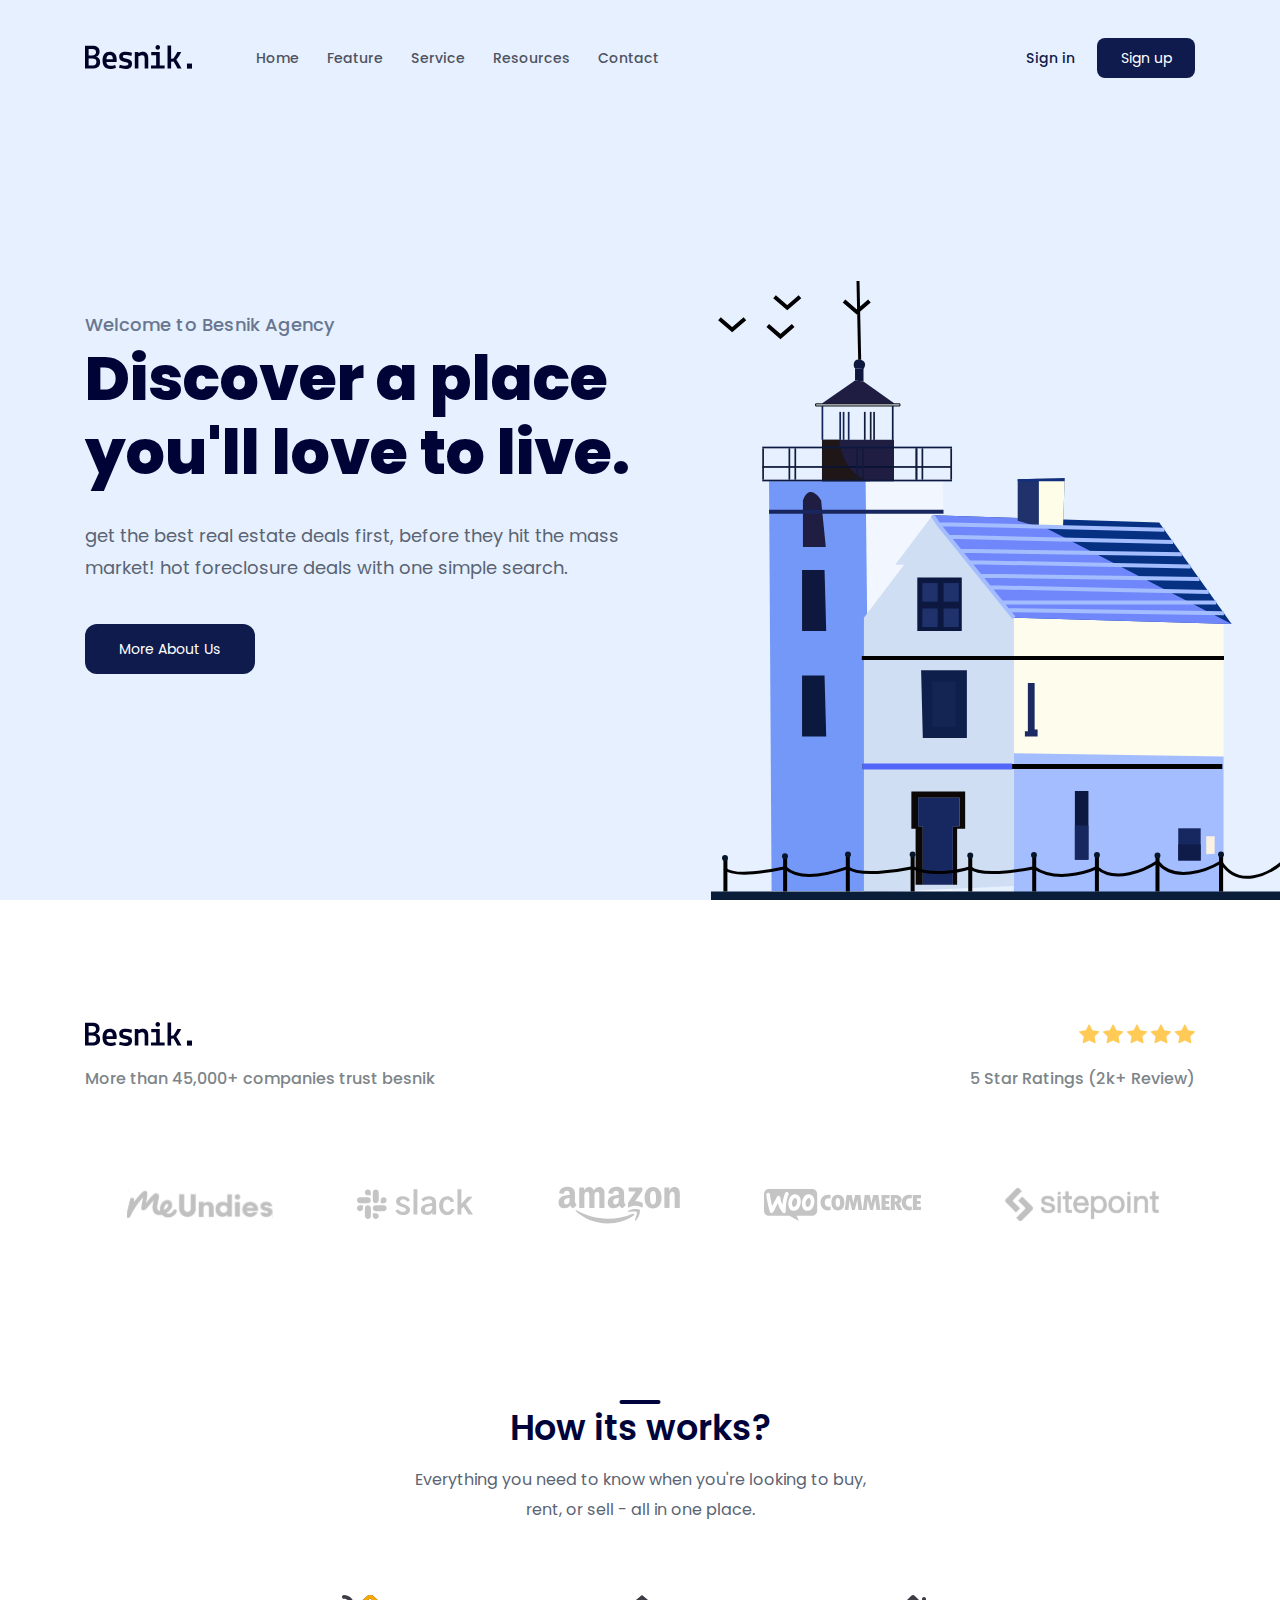
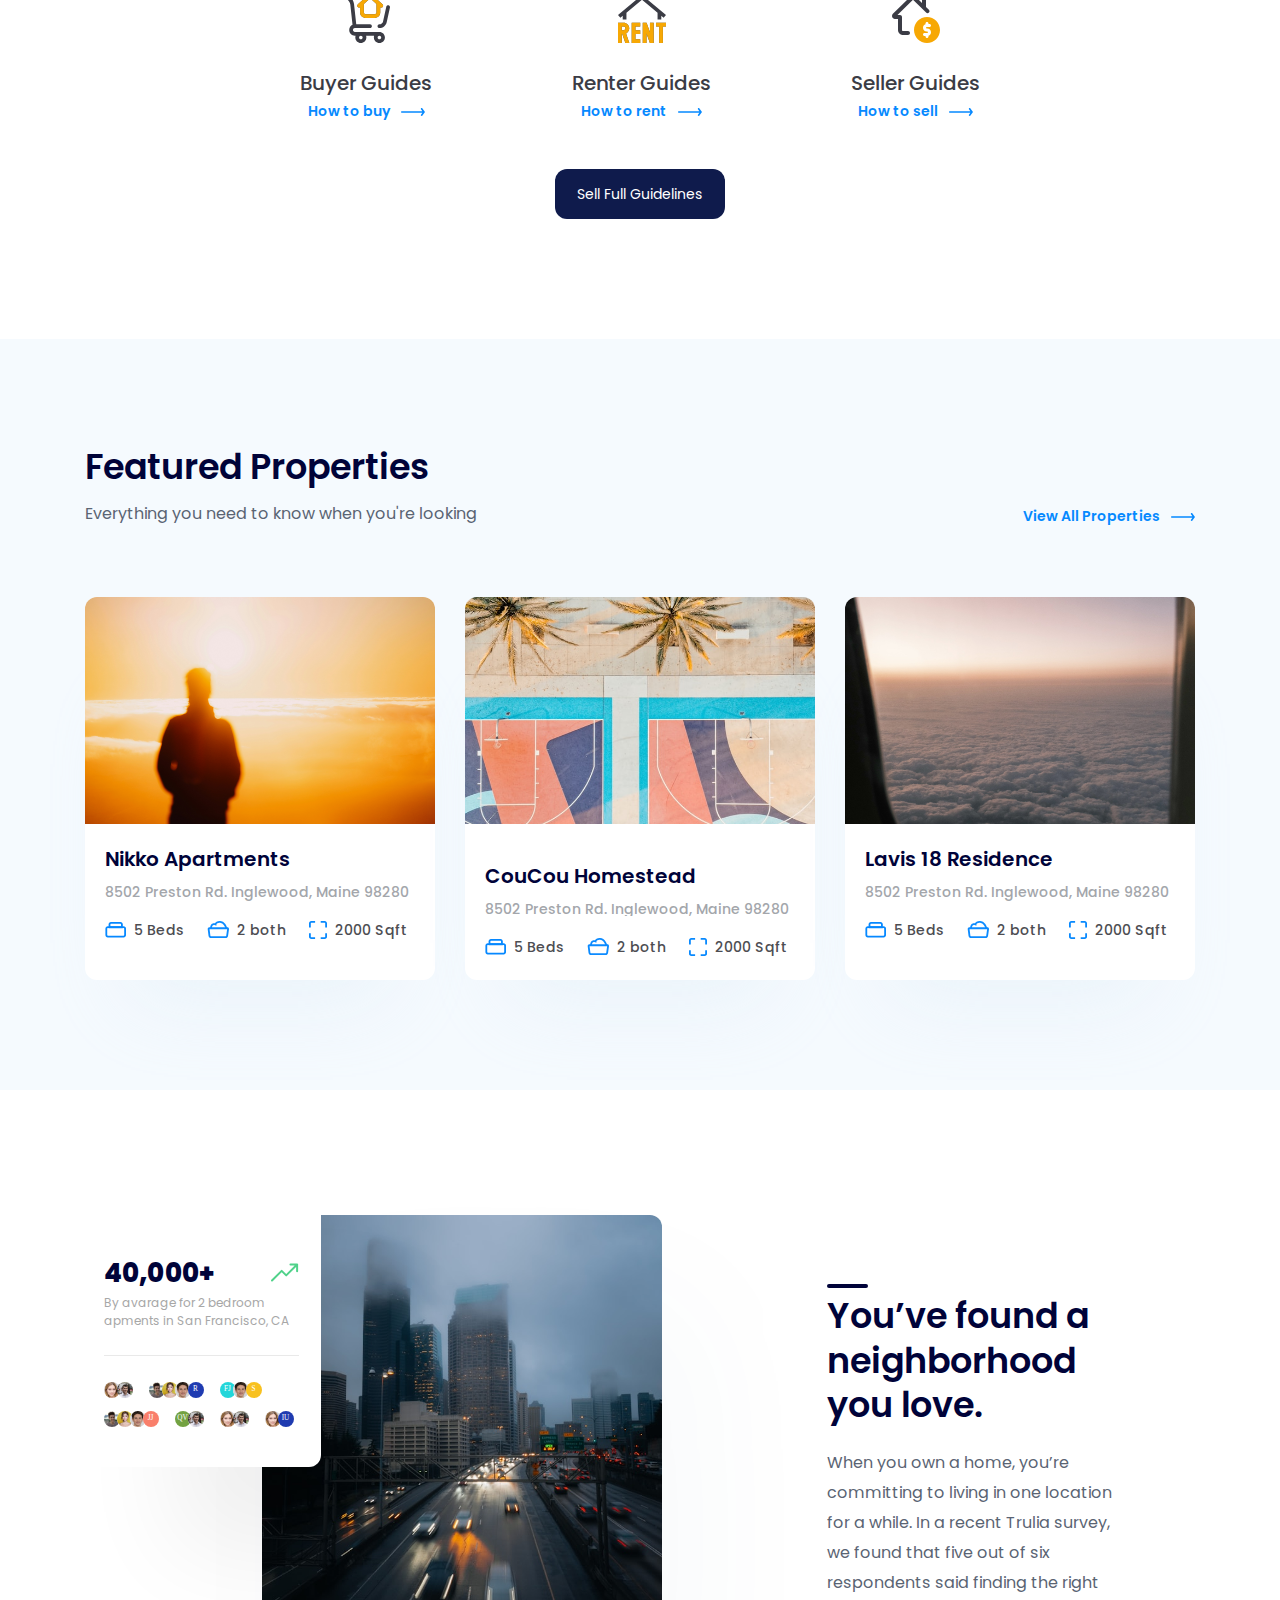
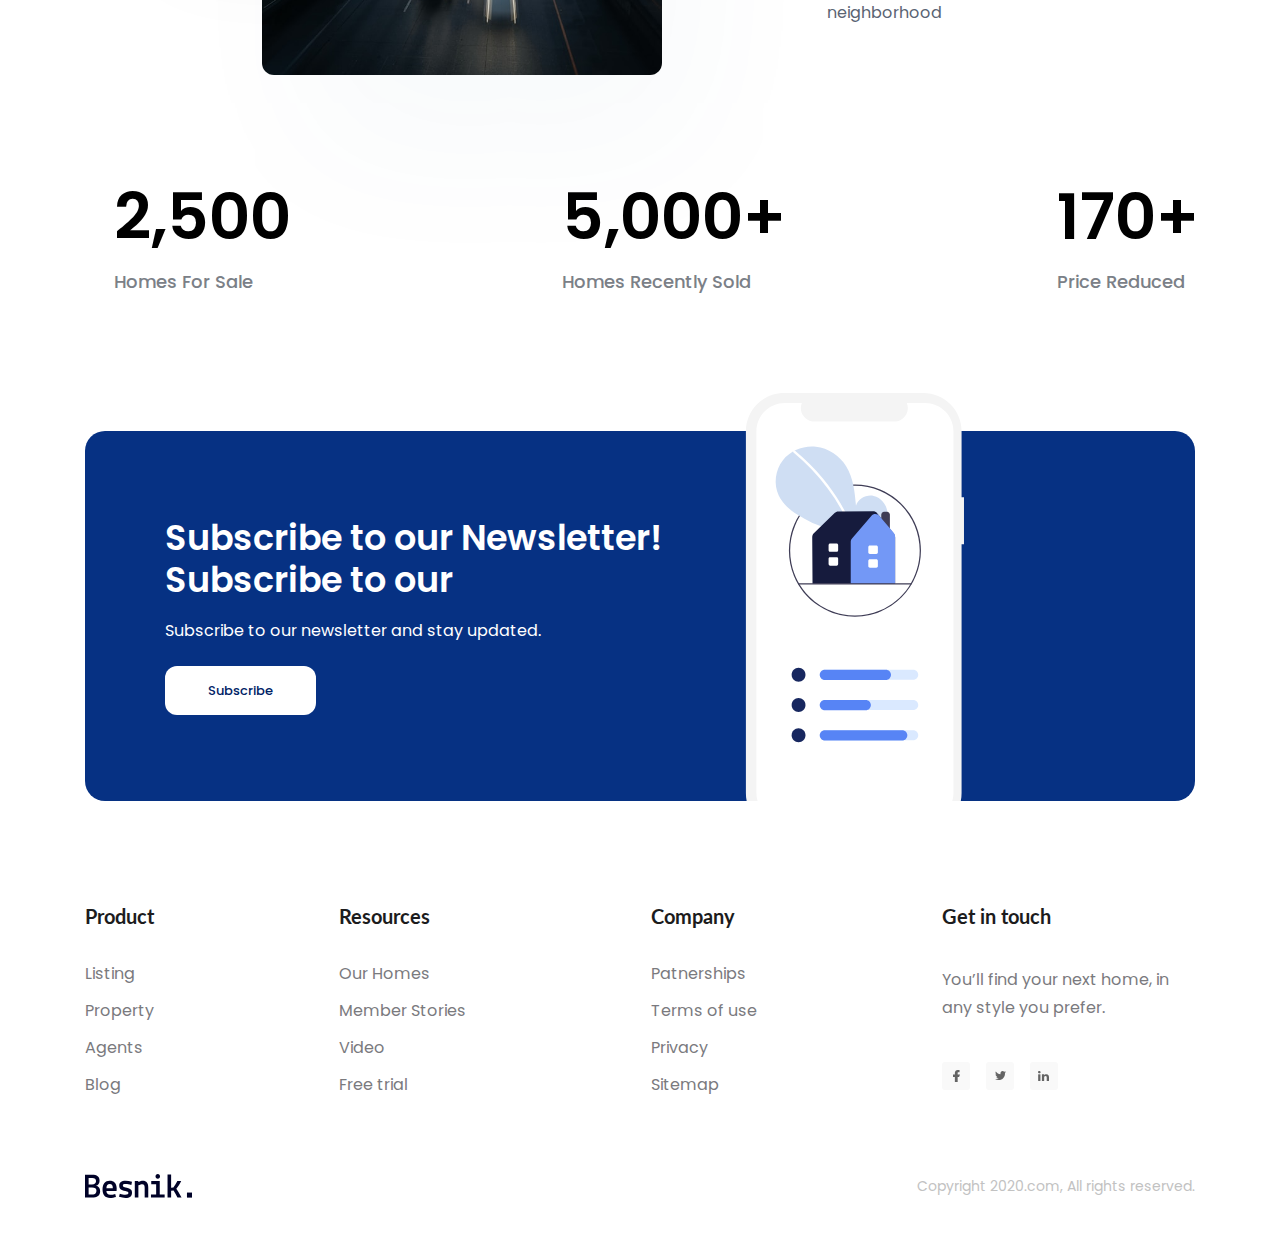
<file: index.html>
<!doctype html>
<html lang="en">
    <head>
        <meta charset="UTF-8" />
        <meta name="viewport" content="width=device-width, initial-scale=1.0" />
        <!-- Favicon -->
        <link
            rel="apple-touch-icon"
            sizes="57x57"
            href="/assets/favicon/apple-icon-57x57.png"
        />
        <link
            rel="apple-touch-icon"
            sizes="60x60"
            href="/assets/favicon/apple-icon-60x60.png"
        />
        <link
            rel="apple-touch-icon"
            sizes="72x72"
            href="/assets/favicon/apple-icon-72x72.png"
        />
        <link
            rel="apple-touch-icon"
            sizes="76x76"
            href="/assets/favicon/apple-icon-76x76.png"
        />
        <link
            rel="apple-touch-icon"
            sizes="114x114"
            href="/assets/favicon/apple-icon-114x114.png"
        />
        <link
            rel="apple-touch-icon"
            sizes="120x120"
            href="/assets/favicon/apple-icon-120x120.png"
        />
        <link
            rel="apple-touch-icon"
            sizes="144x144"
            href="/assets/favicon/apple-icon-144x144.png"
        />
        <link
            rel="apple-touch-icon"
            sizes="152x152"
            href="/assets/favicon/apple-icon-152x152.png"
        />
        <link
            rel="apple-touch-icon"
            sizes="180x180"
            href="/assets/favicon/apple-icon-180x180.png"
        />
        <link
            rel="icon"
            type="image/png"
            sizes="192x192"
            href="/assets/favicon/android-icon-192x192.png"
        />
        <link
            rel="icon"
            type="image/png"
            sizes="32x32"
            href="/assets/favicon/favicon-32x32.png"
        />
        <link
            rel="icon"
            type="image/png"
            sizes="96x96"
            href="/assets/favicon/favicon-96x96.png"
        />
        <link
            rel="icon"
            type="image/png"
            sizes="16x16"
            href="/assets/favicon/favicon-16x16.png"
        />
        <link rel="manifest" href="/assets/favicon/manifest.json" />
        <meta name="msapplication-TileColor" content="#ffffff" />
        <meta
            name="msapplication-TileImage"
            content="/assets/favicon/ms-icon-144x144.png"
        />
        <meta name="theme-color" content="#ffffff" />

        <!-- ResetCss -->
        <link rel="stylesheet" href="./assets/css/reset.css" />

        <!-- Font -->
        <link rel="stylesheet" href="./assets/font/stylesheet.css" />
        <link rel="preconnect" href="https://fonts.googleapis.com" />
        <link rel="preconnect" href="https://fonts.gstatic.com" crossorigin />
        <link
            href="https://fonts.googleapis.com/css2?family=Lato:wght@700&display=swap"
            rel="stylesheet"
        />
        <!-- My Css -->
        <link rel="stylesheet" href="./assets/css/styles.css" />
        <title>F8 Project 1</title>
    </head>
    <body>
        <header class="fixed-header">
            <div class="content">
                <!-- Nav Bar -->
                <nav class="navbar">
                    <!-- Logo -->
                    <a href="#"
                        ><img src="./assets/img/Logo.svg" alt="Besnik."
                    /></a>
                    <!-- Navigation -->
                    <ul>
                        <li><a href="#">Home</a></li>
                        <li><a href="#feature">Feature</a></li>
                        <li><a href="#service">Service</a></li>
                        <li><a href="#resources">Resources</a></li>
                        <li><a href="#contact">Contact</a></li>
                    </ul>
                    <!-- Action -->
                    <div class="actions">
                        <a class="action_link" href="#!">Sign in</a>
                        <a class="btn action-btn" href="#!">Sign up</a>
                    </div>
                </nav>
            </div>
        </header>
        <main>
            <div class="hero-wrap">
                <div class="content">
                    <!-- Hero -->
                    <div class="info">
                        <p class="sub_title">Welcome to Besnik Agency</p>
                        <h1 class="title">
                            Discover a place you'll love to live.
                        </h1>
                        <p class="desc">
                            get the best real estate deals first, before they
                            hit the mass market! hot foreclosure deals with one
                            simple search.
                        </p>
                        <!-- Call to action -->
                        <a href="#!" class="btn hero-cta">More About Us</a>
                    </div>
                    <img
                        class="hero-img"
                        src="./assets/img/hero-img.svg"
                        alt="Discover a place you'll love to live."
                    />
                </div>
            </div>
            <div class="clients">
                <div class="content">
                    <div class="row">
                        <img
                            class="logo"
                            src="./assets/img/Logo.svg"
                            alt="Besnik."
                        />
                        <img src="./assets/img/Star.svg" alt="ratings" />
                    </div>

                    <div class="row row-desc">
                        <p class="desc">
                            More than 45,000+ companies trust besnik
                        </p>
                        <p class="desc">5 Star Ratings (2k+ Review)</p>
                    </div>

                    <div class="logo-clients">
                        <a href="#!">
                            <img
                                src="./assets/img/meundies_logo.svg"
                                alt="MeUndies"
                            />
                        </a>

                        <a href="#!">
                            <img
                                src="./assets/img/slack_logo.svg"
                                alt="Slack"
                            />
                        </a>
                        <a href="#!">
                            <img
                                src="./assets/img/amazon_logo.svg"
                                alt="Amazon"
                            />
                        </a>
                        <a href="#!">
                            <img
                                src="./assets/img/woocommerce_logo.svg"
                                alt="WooCommerce"
                            />
                        </a>

                        <a href="#!">
                            <img
                                src="./assets/img/sitepoint_logo.svg"
                                alt="SitePoint"
                            />
                        </a>
                    </div>
                </div>
            </div>
            <div id="service" class="guide">
                <div class="content">
                    <h2 class="sub_title">How its works?</h2>
                    <p class="desc">
                        Everything you need to know when you're looking to buy,
                        rent, or sell - all in one place.
                    </p>

                    <ul class="list-guides">
                        <li class="guide-item">
                            <img
                                src="./assets/img/buyer.svg"
                                alt=""
                                class="icon"
                            />
                            <p class="title">Buyer Guides</p>
                            <a href="#!" class="link">
                                <span>How to buy</span>
                                <img
                                    class="arrow"
                                    src="./assets/img/arrow.svg"
                                    alt="arrow-right"
                                />
                            </a>
                        </li>
                        <li class="guide-item">
                            <img
                                src="./assets/img/renter.svg"
                                alt=""
                                class="icon"
                            />
                            <p class="title">Renter Guides</p>
                            <a href="#!" class="link">
                                <span>How to rent</span>
                                <img
                                    class="arrow"
                                    src="./assets/img/arrow.svg"
                                    alt="arrow-right"
                                />
                            </a>
                        </li>
                        <li class="guide-item">
                            <img
                                src="./assets/img/seller.svg"
                                alt=""
                                class="icon"
                            />
                            <p class="title">Seller Guides</p>
                            <a href="#!" class="link">
                                <span>How to sell</span>
                                <img
                                    class="arrow"
                                    src="./assets/img/arrow.svg"
                                    alt="arrow-right"
                                />
                            </a>
                        </li>
                    </ul>
                    <div class="guide-cta">
                        <a href="#!" class="btn">Sell Full Guidelines</a>
                    </div>
                </div>
            </div>
            <!-- Feature -->
            <div id="feature" class="feature">
                <div class="content">
                    <header>
                        <h2 class="sub-title">Featured Properties</h2>
                        <div class="row">
                            <p class="desc">
                                Everything you need to know when you're looking
                            </p>
                            <a href="#!" class="link">
                                <span>View All Properties</span>
                                <img
                                    class="arrow"
                                    src="./assets/img/arrow.svg"
                                    alt="arrow-right"
                                />
                            </a>
                        </div>
                    </header>
                    <div class="list-feature">
                        <div class="feature-item">
                            <a href="#!">
                                <img
                                    src="./assets/img/feature-1.jpg"
                                    alt="Nikko Apartments"
                                    class="thumbnail"
                                />
                            </a>
                            <div class="body">
                                <h3 class="feature-name">
                                    <a href="#!">Nikko Apartments</a>
                                </h3>
                                <p class="address">
                                    8502 Preston Rd. Inglewood, Maine 98280
                                </p>
                                <div class="info">
                                    <img
                                        src="./assets/img/icon-bed.svg"
                                        alt=""
                                        class="icon"
                                    />
                                    <span class="label">5 Beds</span>
                                    <img
                                        src="./assets/img/icon-both.svg"
                                        alt=""
                                        class="icon"
                                    />
                                    <span class="label">2 both</span>
                                    <img
                                        src="./assets/img/icon-subtract.svg"
                                        alt=""
                                        class="icon"
                                    />
                                    <span class="label">2000 Sqft</span>
                                </div>
                            </div>
                        </div>
                        <div class="feature-item">
                            <a href="#!">
                                <img
                                    src="./assets/img/feature-2.jpg"
                                    alt="CouCou Homestead"
                                    class="thumbnail"
                                />
                            </a>
                            <div class="body">
                                <h3 class="feature-name">
                                    <a href="#!" class="line-clamp">
                                        CouCou Homestead
                                    </a>
                                </h3>
                                <p class="address line-clamp">
                                    8502 Preston Rd. Inglewood, Maine 98280
                                </p>
                                <div class="info">
                                    <img
                                        src="./assets/img/icon-bed.svg"
                                        alt=""
                                        class="icon"
                                    />
                                    <span class="label">5 Beds</span>
                                    <img
                                        src="./assets/img/icon-both.svg"
                                        alt=""
                                        class="icon"
                                    />
                                    <span class="label">2 both</span>
                                    <img
                                        src="./assets/img/icon-subtract.svg"
                                        alt=""
                                        class="icon"
                                    />
                                    <span class="label">2000 Sqft</span>
                                </div>
                            </div>
                        </div>
                        <div class="feature-item">
                            <a href="#!">
                                <img
                                    src="./assets/img/feature-3.jpg"
                                    alt="CouCou Homestead"
                                    class="thumbnail"
                                />
                            </a>
                            <div class="body">
                                <h3 class="feature-name">
                                    <a href="#!"> Lavis 18 Residence </a>
                                </h3>
                                <p class="address">
                                    8502 Preston Rd. Inglewood, Maine 98280
                                </p>
                                <div class="info">
                                    <img
                                        src="./assets/img/icon-bed.svg"
                                        alt=""
                                        class="icon"
                                    />
                                    <span class="label">5 Beds</span>
                                    <img
                                        src="./assets/img/icon-both.svg"
                                        alt=""
                                        class="icon"
                                    />
                                    <span class="label">2 both</span>
                                    <img
                                        src="./assets/img/icon-subtract.svg"
                                        alt=""
                                        class="icon"
                                    />
                                    <span class="label">2000 Sqft</span>
                                </div>
                            </div>
                        </div>
                    </div>
                </div>
            </div>

            <!-- Stats -->
            <div id="resources" class="stats">
                <div class="content">
                    <div class="row">
                        <div class="img-block">
                            <img
                                class="image"
                                src="./assets/img/stats.jpg"
                                alt="You’ve found a neighborhood you love."
                            />

                            <!-- Trend -->
                            <div class="stats-trend">
                                <div class="row">
                                    <strong class="value">40,000+</strong>
                                    <img
                                        src="./assets/img/arrow-up-trend.svg"
                                        alt=""
                                        class="icon"
                                    />
                                </div>
                                <p class="desc">
                                    By avarage for 2 bedroom apments in San
                                    Francisco, CA
                                </p>
                                <div class="separate"></div>

                                <div class="avatar-container">
                                    <div class="avatar-group">
                                        <img
                                            src="./assets/img/avatar-1.jpg"
                                            alt=""
                                            class="avatar"
                                        />
                                        <img
                                            src="./assets/img/avatar-2.jpg"
                                            alt=""
                                            class="avatar"
                                        />
                                    </div>
                                    <div class="avatar-group">
                                        <img
                                            src="./assets/img/avatar-3.jpg"
                                            alt=""
                                            class="avatar"
                                        />
                                        <img
                                            src="./assets/img/avatar-4.webp"
                                            alt=""
                                            class="avatar"
                                        />
                                        <img
                                            src="./assets/img/avatar-5.jpg"
                                            alt=""
                                            class="avatar"
                                        />
                                        <div
                                            class="avatar"
                                            style="--bg-color: #1f3bb1"
                                        >
                                            R
                                        </div>
                                    </div>
                                    <div class="avatar-group">
                                        <div
                                            class="avatar"
                                            style="--bg-color: #24d6d9"
                                        >
                                            FJ
                                        </div>
                                        <img
                                            src="./assets/img/avatar-5.jpg"
                                            alt=""
                                            class="avatar"
                                        />
                                        <div
                                            class="avatar"
                                            style="--bg-color: #f8c120"
                                        >
                                            S
                                        </div>
                                    </div>
                                    <div class="avatar-group">
                                        <img
                                            src="./assets/img/avatar-3.jpg"
                                            alt=""
                                            class="avatar"
                                        />
                                        <img
                                            src="./assets/img/avatar-4.webp"
                                            alt=""
                                            class="avatar"
                                        />
                                        <img
                                            src="./assets/img/avatar-5.jpg"
                                            alt=""
                                            class="avatar"
                                        />
                                        <div
                                            class="avatar"
                                            style="--bg-color: #f97f6b"
                                        >
                                            JJ
                                        </div>
                                    </div>
                                    <div class="avatar-group">
                                        <div
                                            class="avatar"
                                            style="--bg-color: #73a242"
                                        >
                                            QV
                                        </div>
                                        <img
                                            src="./assets/img/avatar-2.jpg"
                                            alt=""
                                            class="avatar"
                                        />
                                    </div>
                                    <div class="avatar-group">
                                        <img
                                            src="./assets/img/avatar-1.jpg"
                                            alt=""
                                            class="avatar"
                                        />
                                        <img
                                            src="./assets/img/avatar-2.jpg"
                                            alt=""
                                            class="avatar"
                                        />
                                    </div>
                                    <div class="avatar-group">
                                        <img
                                            src="./assets/img/avatar-1.jpg"
                                            alt=""
                                            class="avatar"
                                        />
                                        <div
                                            class="avatar"
                                            style="--bg-color: #1f3bb0"
                                        >
                                            IU
                                        </div>
                                    </div>
                                </div>
                            </div>
                        </div>
                        <div class="info">
                            <h2 class="sub-title">
                                You’ve found a neighborhood you love.
                            </h2>
                            <p class="desc">
                                When you own a home, you’re committing to living
                                in one location for a while. In a recent Trulia
                                survey, we found that five out of six
                                respondents said finding the right neighborhood
                            </p>
                        </div>
                    </div>
                    <div class="row row-qty">
                        <div class="qty-item">
                            <strong class="qty">2,500</strong>
                            <p class="qty-desc">Homes For Sale</p>
                        </div>
                        <div class="qty-item">
                            <strong class="qty">5,000+</strong>
                            <p class="qty-desc">Homes Recently Sold</p>
                        </div>
                        <div class="qty-item">
                            <strong class="qty">170+</strong>
                            <p class="qty-desc">Price Reduced</p>
                        </div>
                    </div>
                </div>
            </div>

            <!-- Subscription -->
            <div id="contact" class="subscription">
                <div class="content">
                    <div class="body">
                        <div class="info">
                            <h2 class="sub-title line-clamp">
                                Subscribe to our Newsletter! Subscribe to our
                            </h2>
                            <p class="desc line-clamp" style="--line-clamp: 3">
                                Subscribe to our newsletter and stay updated.
                            </p>
                            <a href="#!" class="btn">Subscribe</a>
                        </div>
                        <img
                            src="./assets/img/newletter.svg"
                            alt="NewLetter"
                            class="image"
                        />
                    </div>
                </div>
            </div>
        </main>

        <!-- Footer -->
        <footer class="footer">
            <div class="content">
                <div class="row">
                    <div class="column">
                        <h3 class="heading">Product</h3>
                        <ul class="list">
                            <li class="item">
                                <a href="#!">Listing</a>
                            </li>
                            <li class="item">
                                <a href="#!">Property</a>
                            </li>
                            <li class="item">
                                <a href="#!">Agents</a>
                            </li>
                            <li class="item">
                                <a href="#!">Blog</a>
                            </li>
                        </ul>
                    </div>
                    <div class="column">
                        <h3 class="heading">Resources</h3>
                        <ul class="list">
                            <li class="item">
                                <a href="#!">Our Homes</a>
                            </li>
                            <li class="item">
                                <a href="#!">Member Stories</a>
                            </li>
                            <li class="item">
                                <a href="#!">Video</a>
                            </li>
                            <li class="item">
                                <a href="#!">Free trial</a>
                            </li>
                        </ul>
                    </div>
                    <div class="column">
                        <h3 class="heading">Company</h3>
                        <ul class="list">
                            <li class="item">
                                <a href="#!">Patnerships</a>
                            </li>
                            <li class="item">
                                <a href="#!">Terms of use</a>
                            </li>
                            <li class="item">
                                <a href="#!">Privacy</a>
                            </li>
                            <li class="item">
                                <a href="#!">Sitemap</a>
                            </li>
                        </ul>
                    </div>
                    <div class="column">
                        <h3 class="heading">Get in touch</h3>
                        <p class="desc">
                            You’ll find your next home, in any style you prefer.
                        </p>
                        <div class="social">
                            <a
                                href="https://www.facebook.com/"
                                class="social-link"
                                target="_blank"
                            >
                                <img src="./assets/img/facebook.svg" alt="" />
                            </a>
                            <a
                                href="https://x.com/?lang=vi"
                                class="social-link"
                                target="_blank"
                            >
                                <img src="./assets/img/twitter.svg" alt="" />
                            </a>
                            <a
                                href="https://www.linkedin.com/"
                                class="social-link"
                                target="_blank"
                            >
                                <img src="./assets/img/linkedin.svg" alt="" />
                            </a>
                        </div>
                    </div>
                </div>
                <div class="row">
                    <img src="./assets/img/Logo.svg" alt="" class="logo" />
                    <p class="copy-right">
                        Copyright 2020.com, All rights reserved.
                    </p>
                </div>
            </div>
        </footer>
    </body>
</html>
</file>
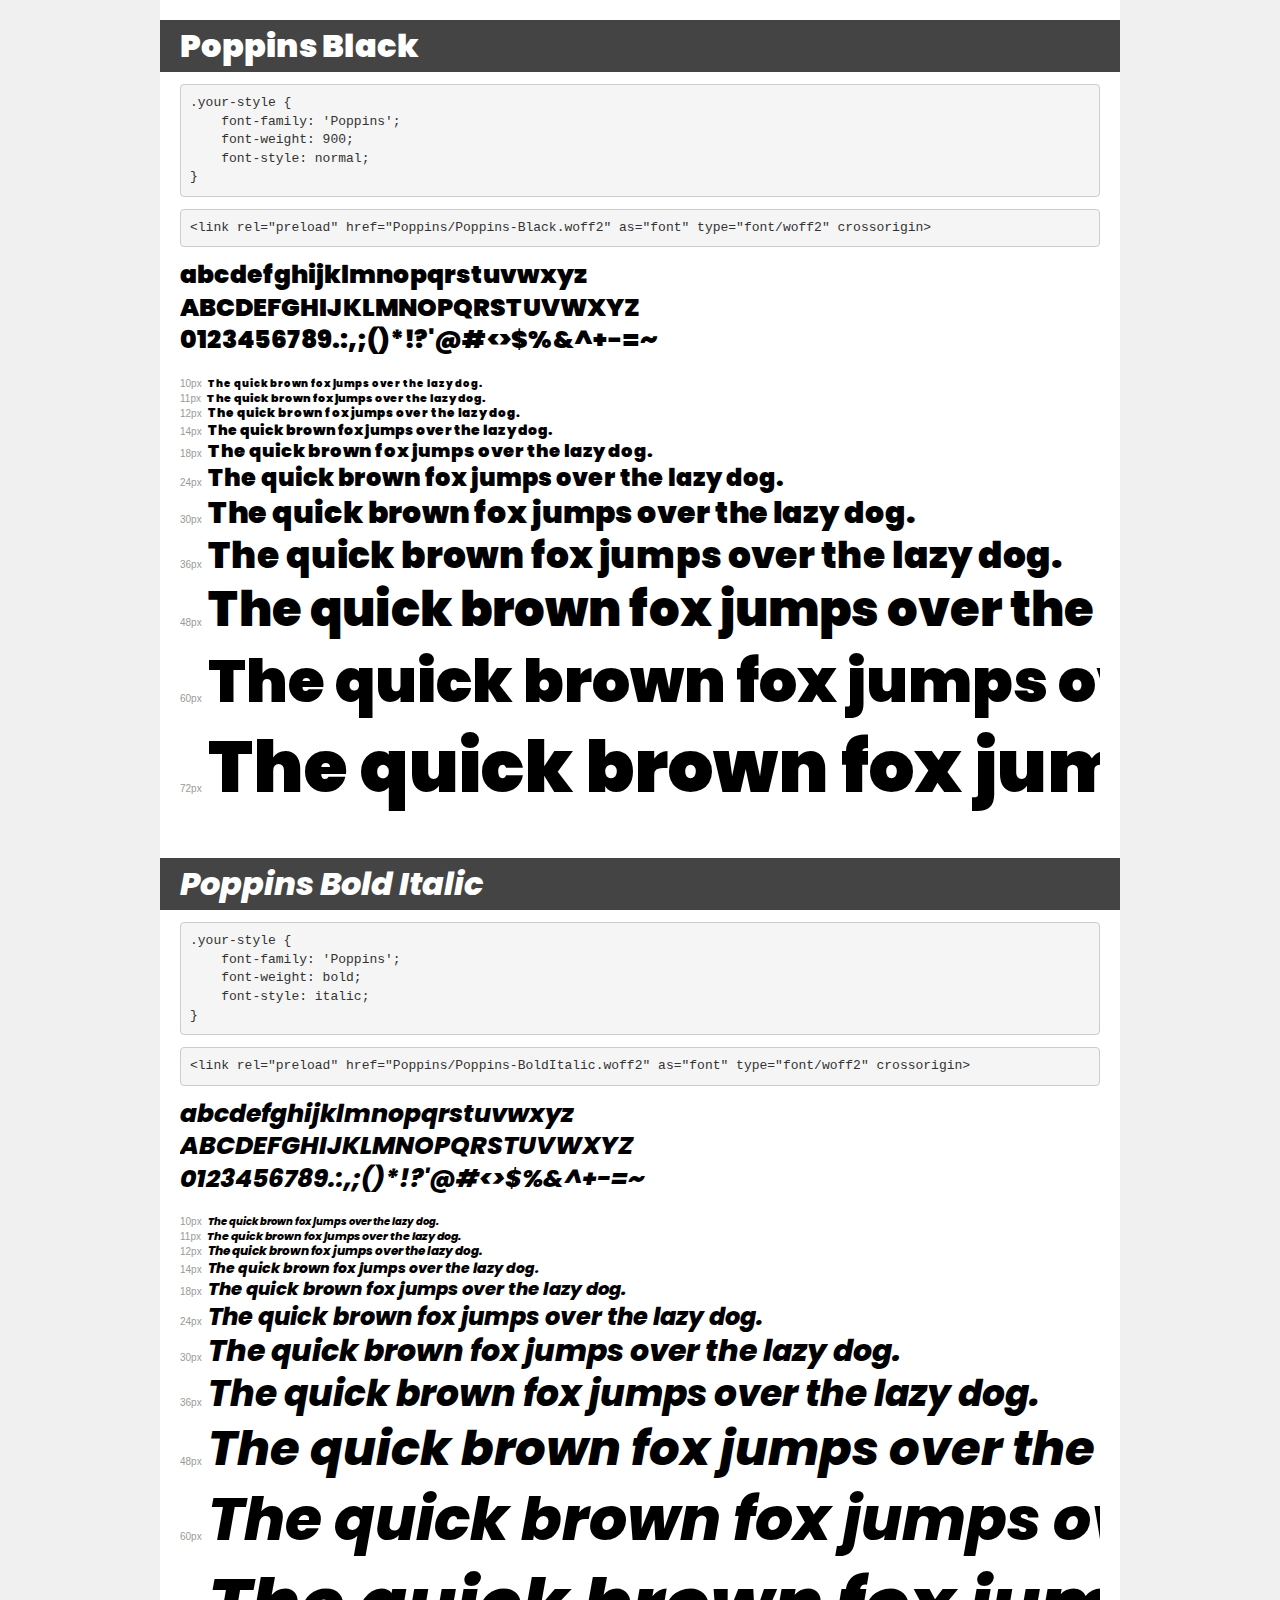
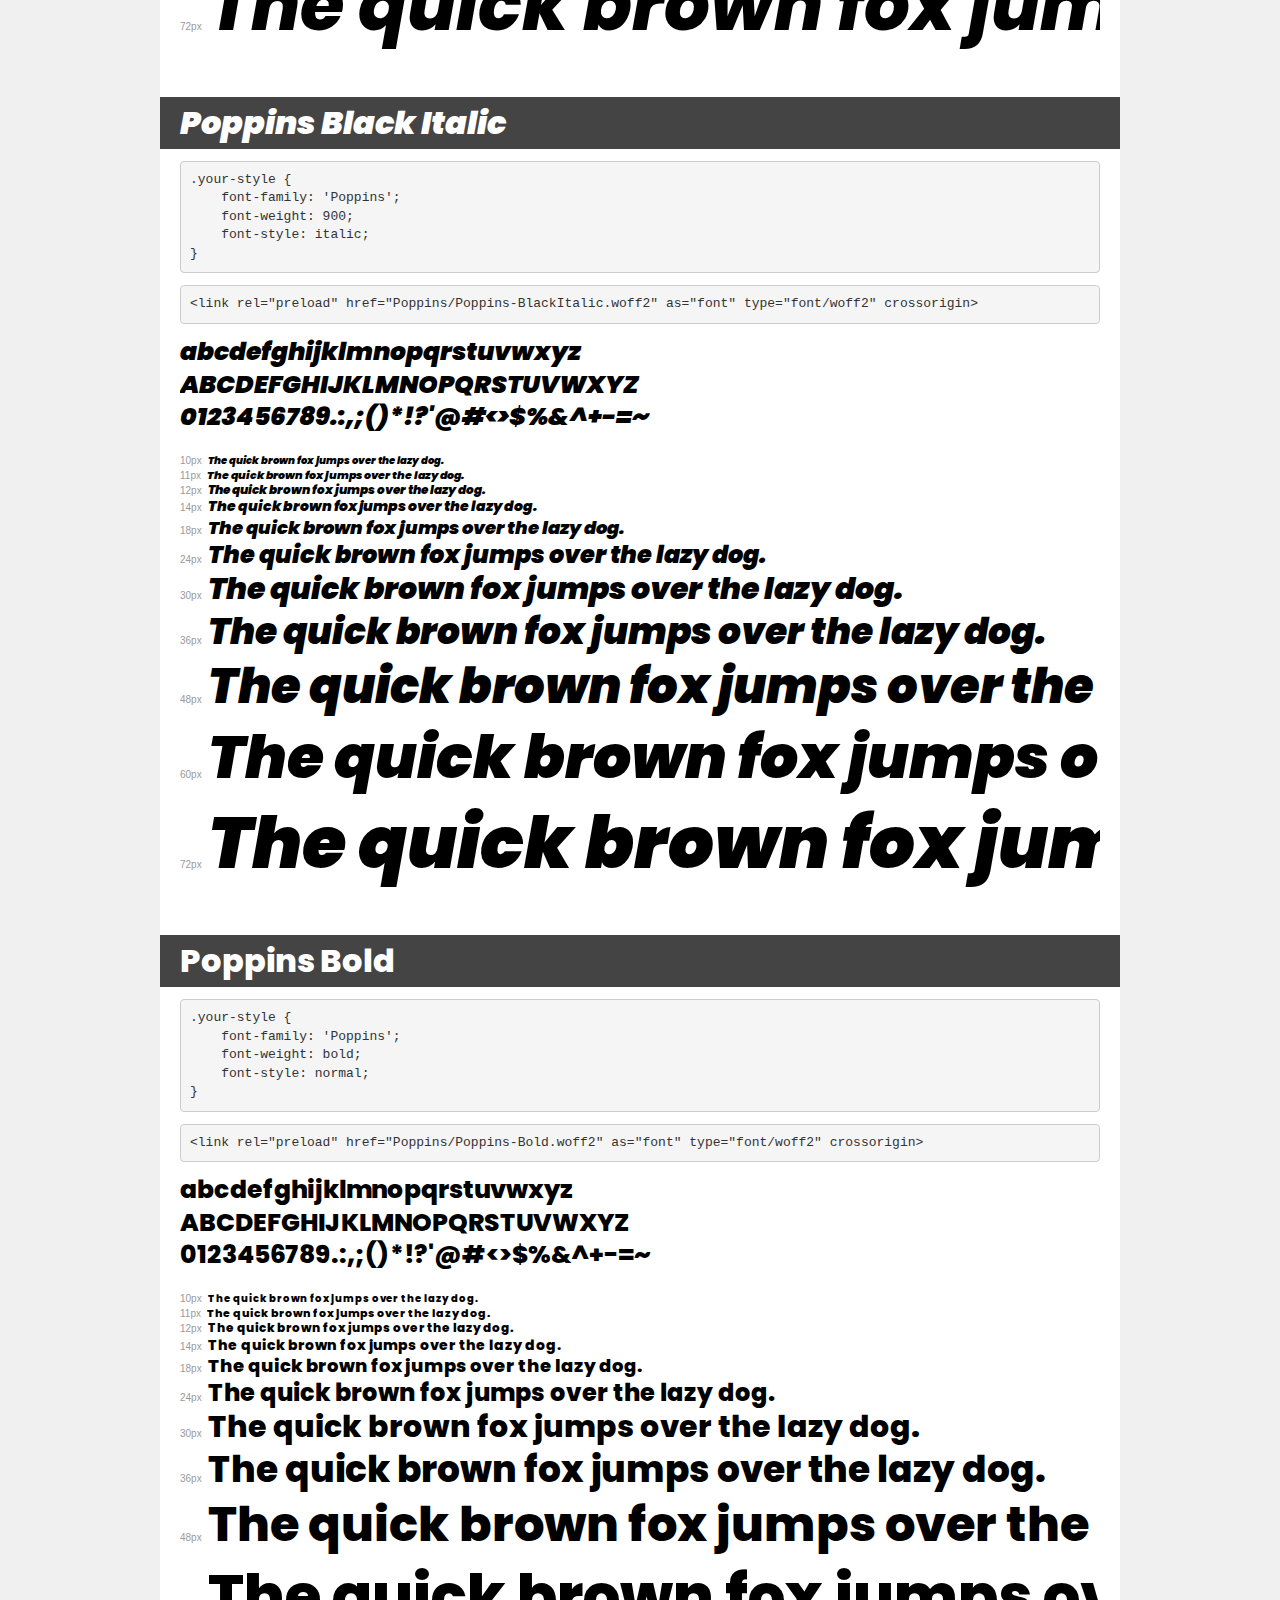
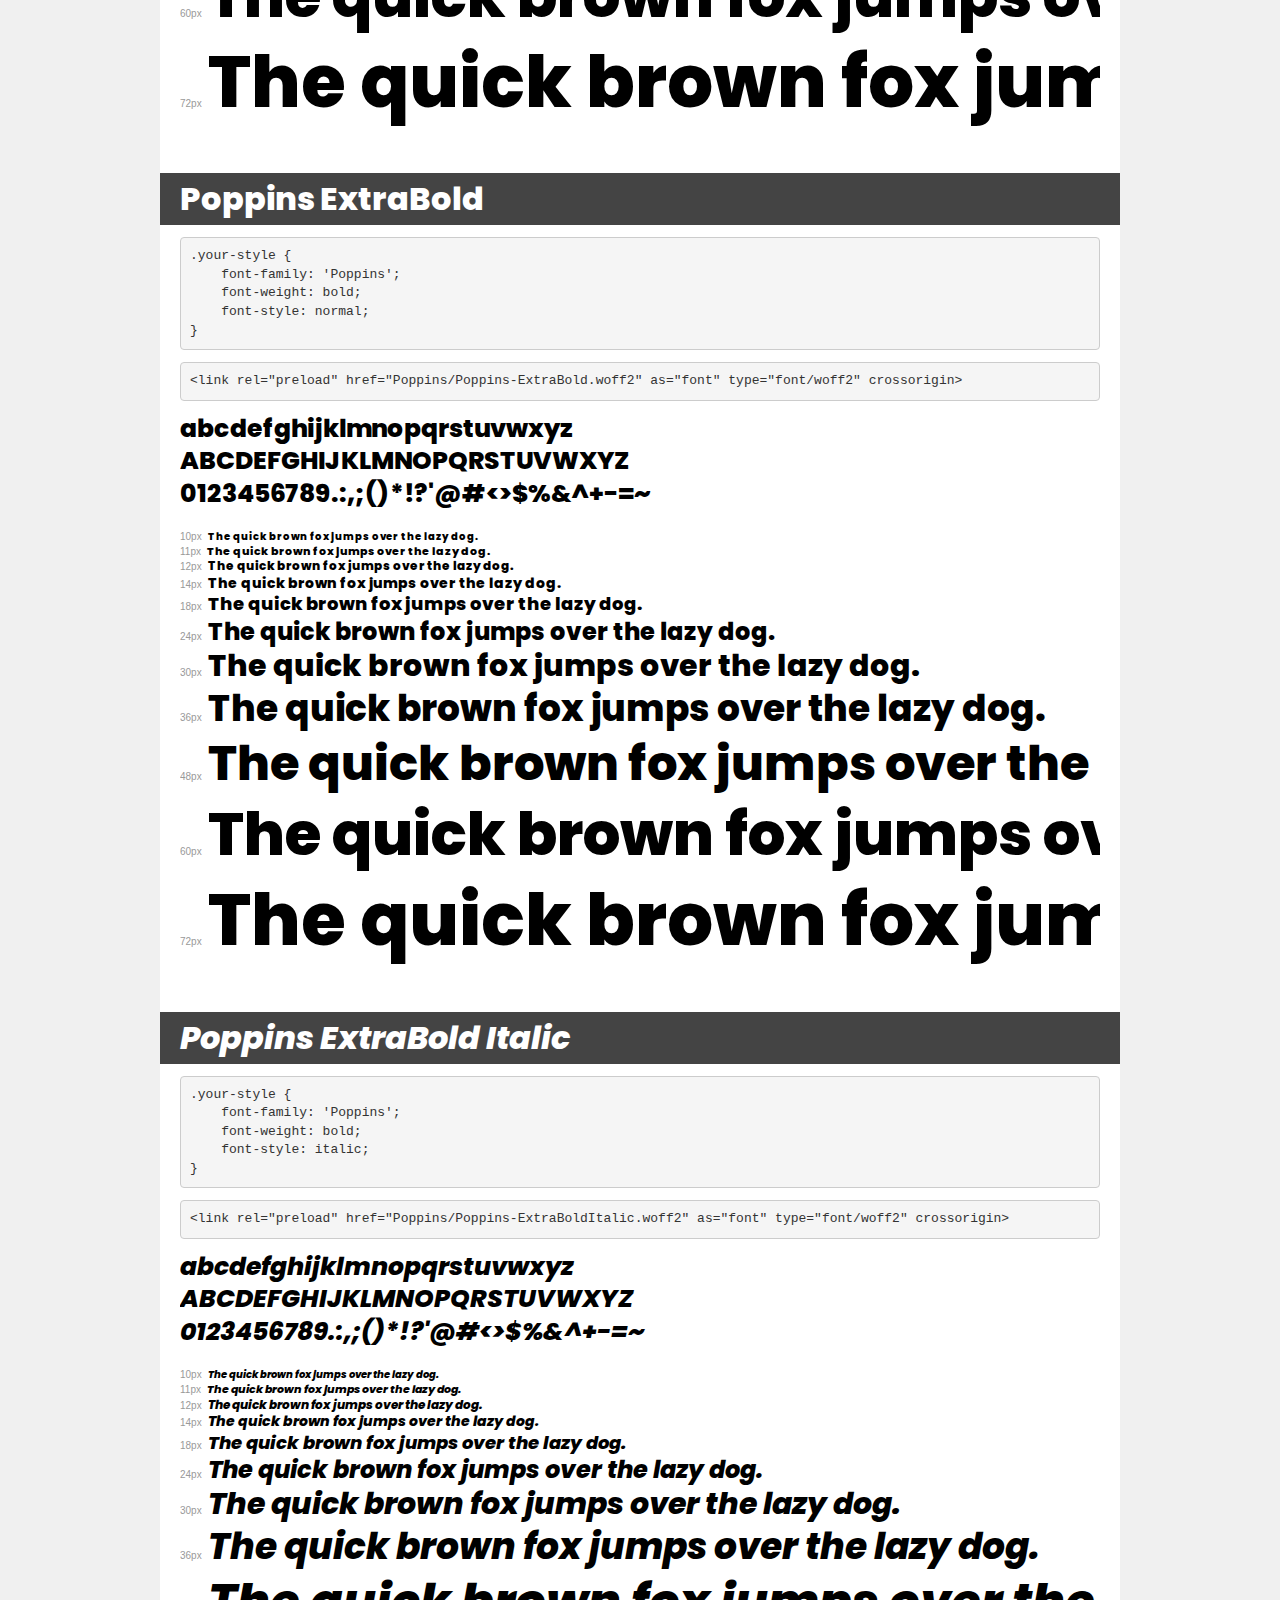
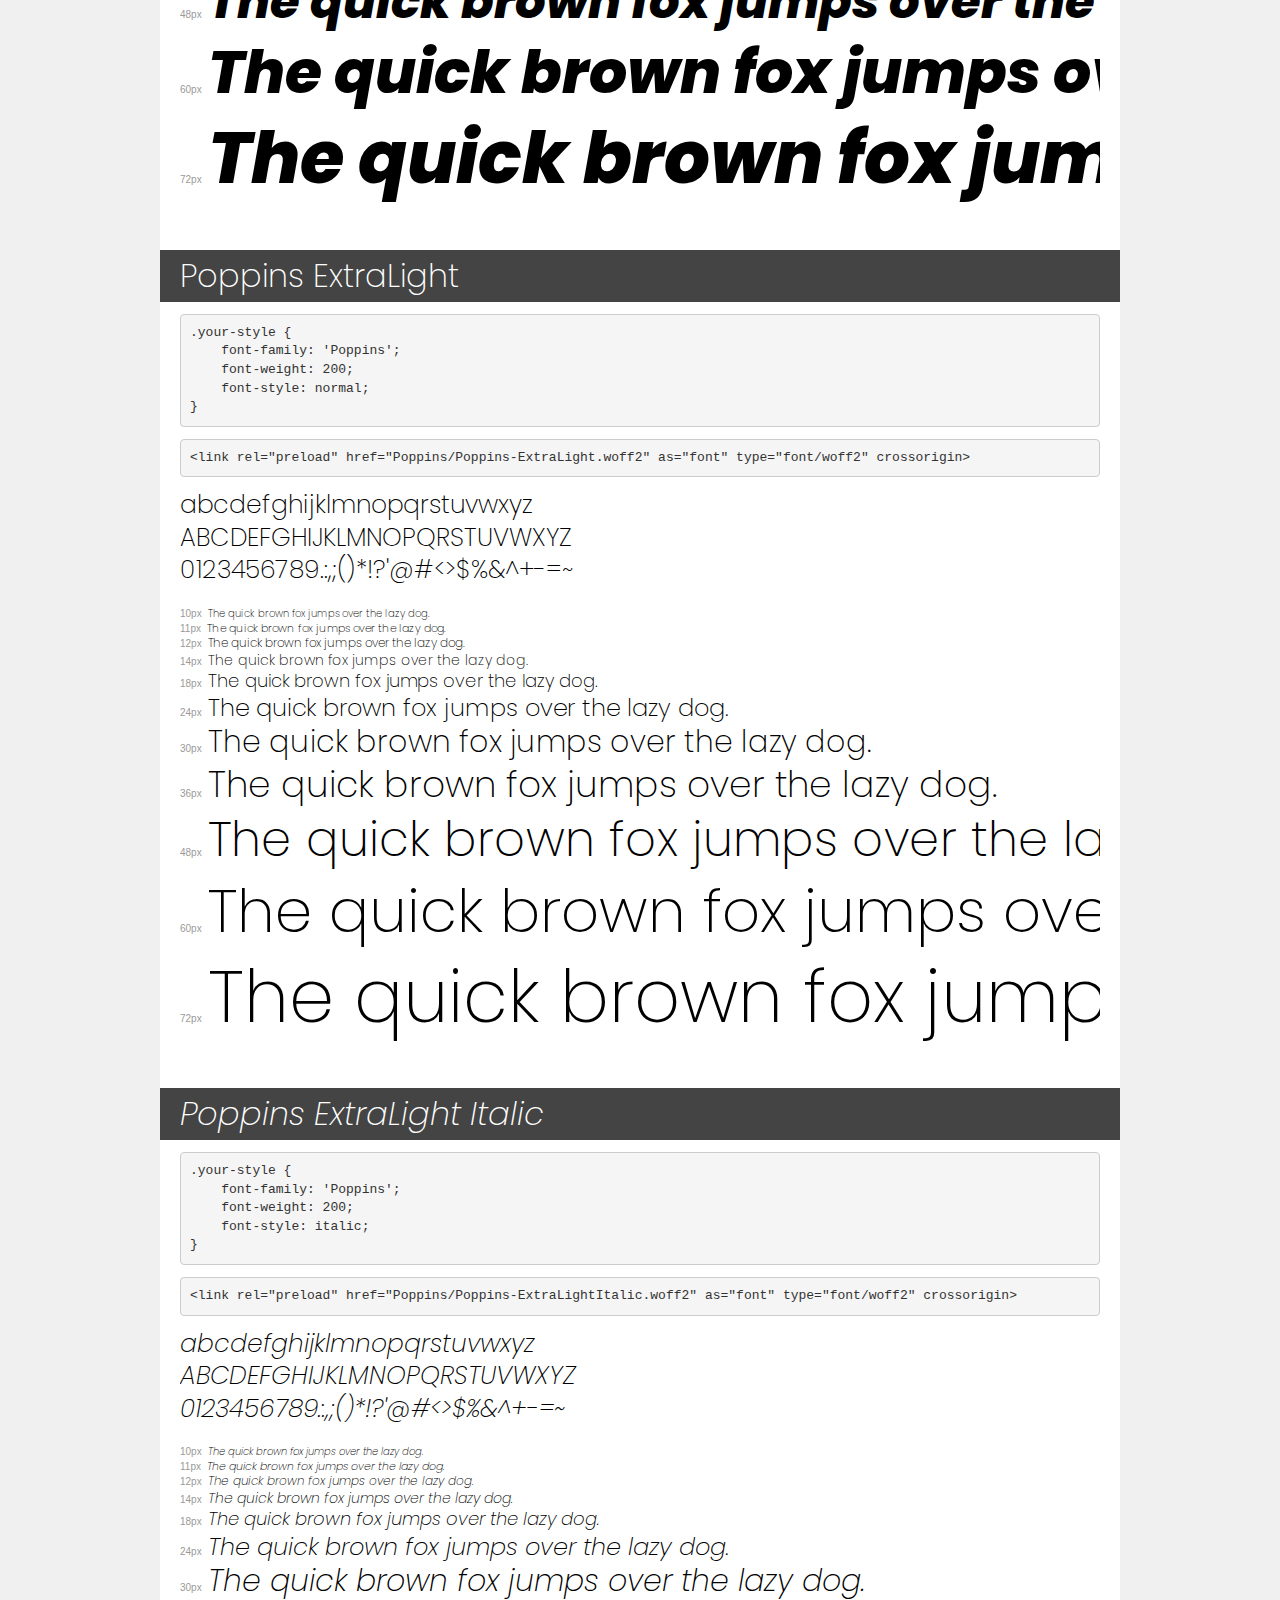
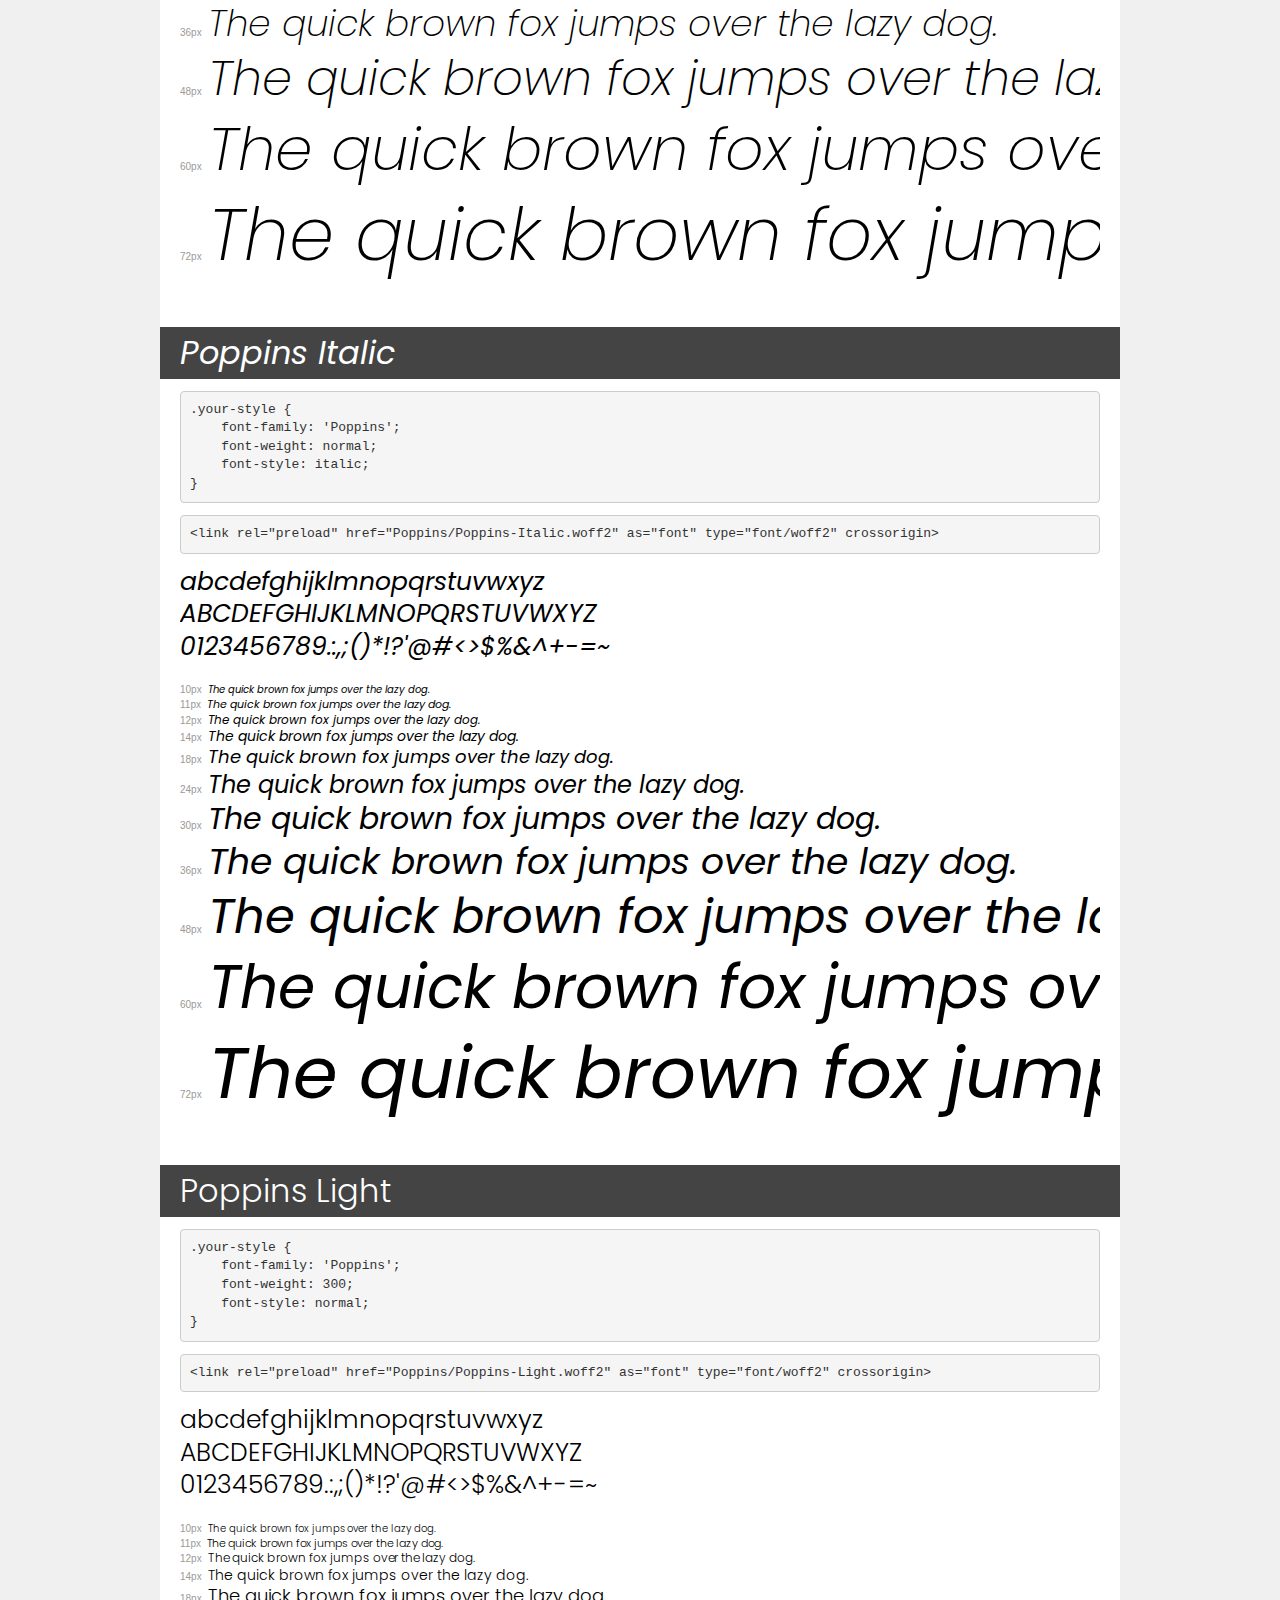
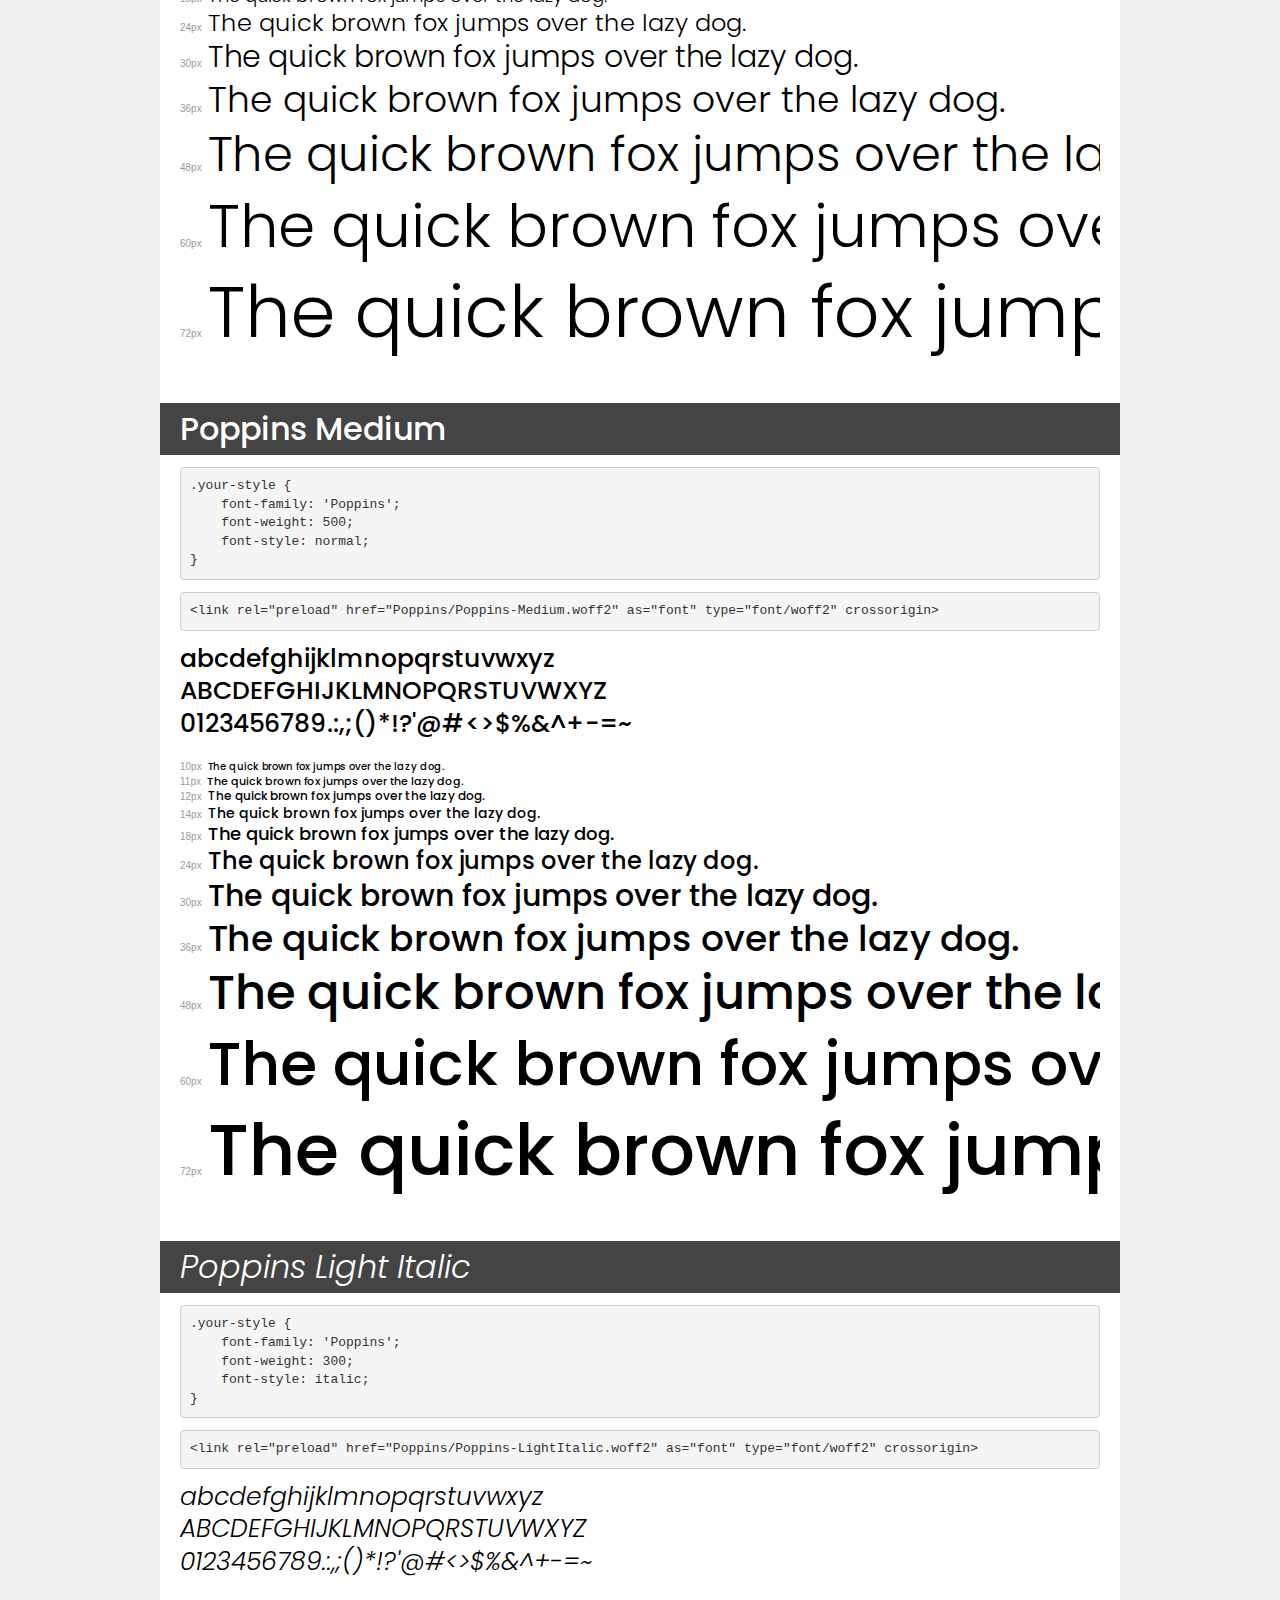
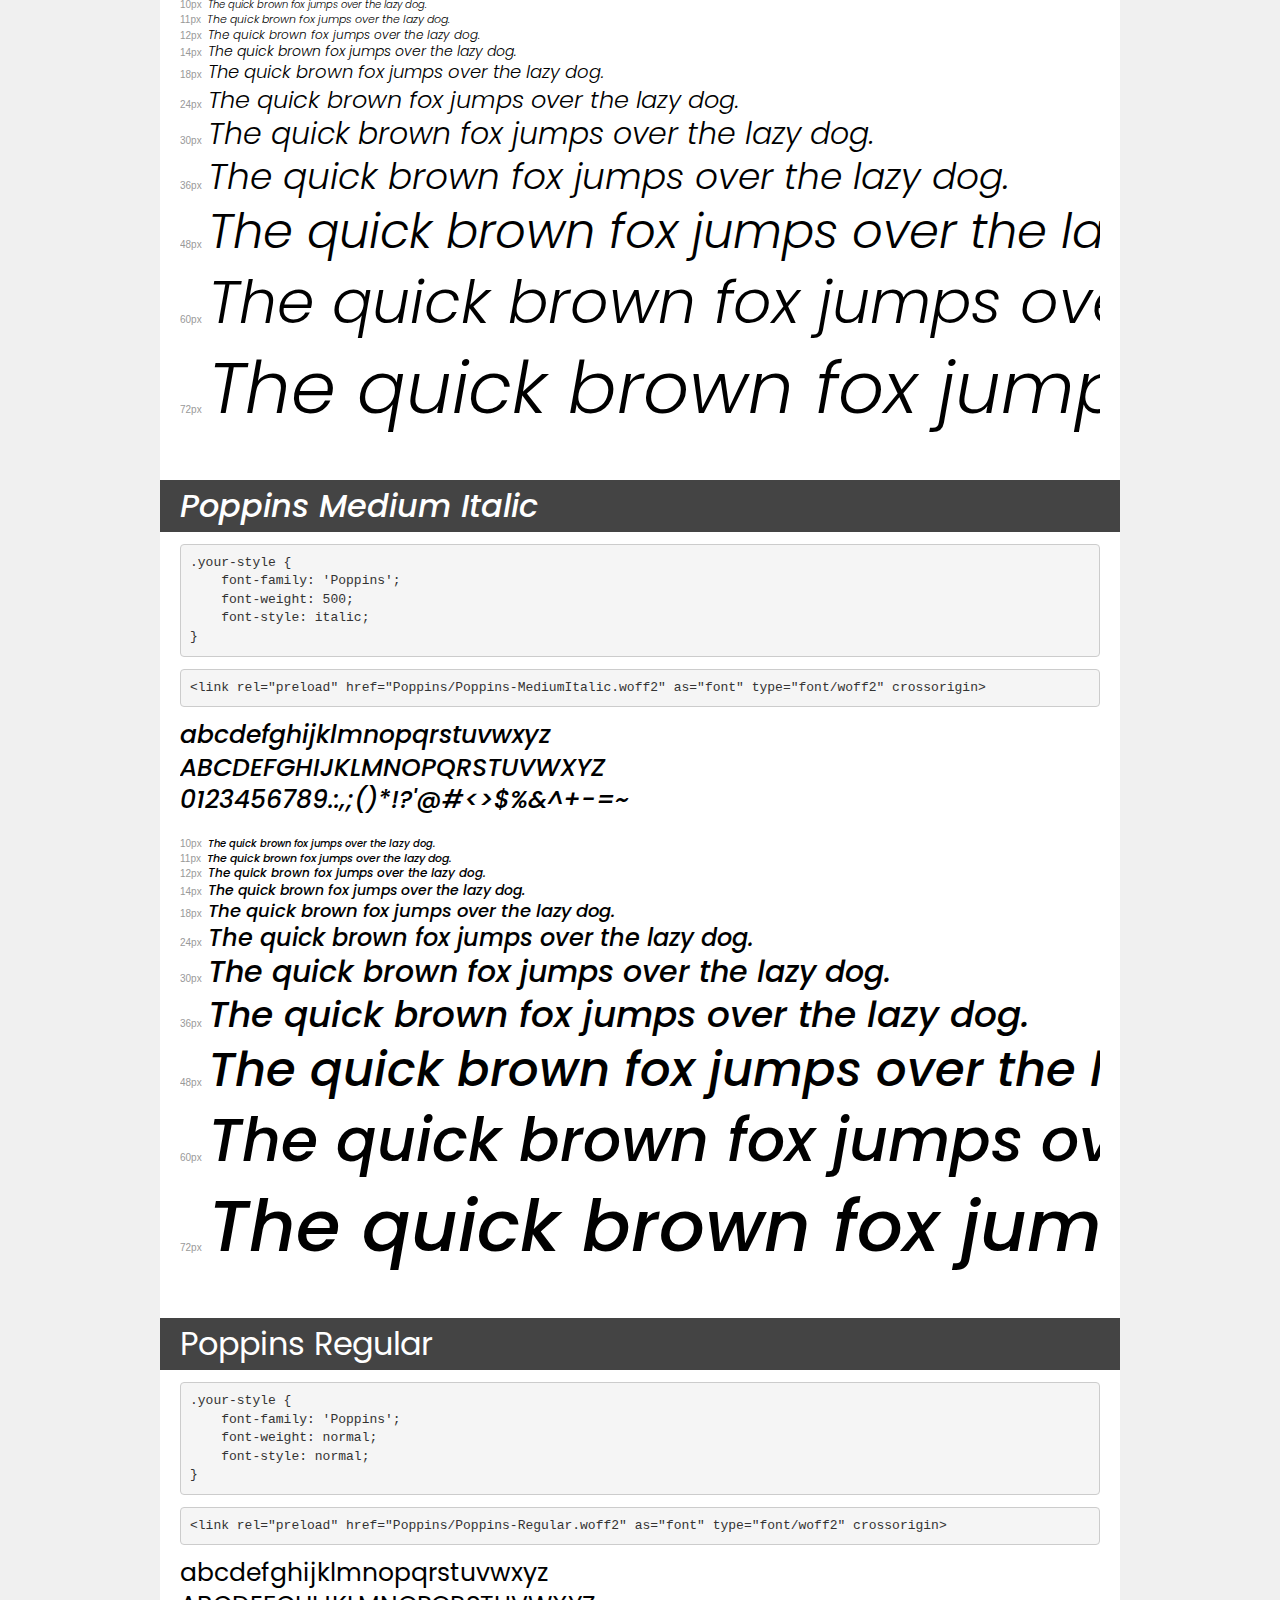
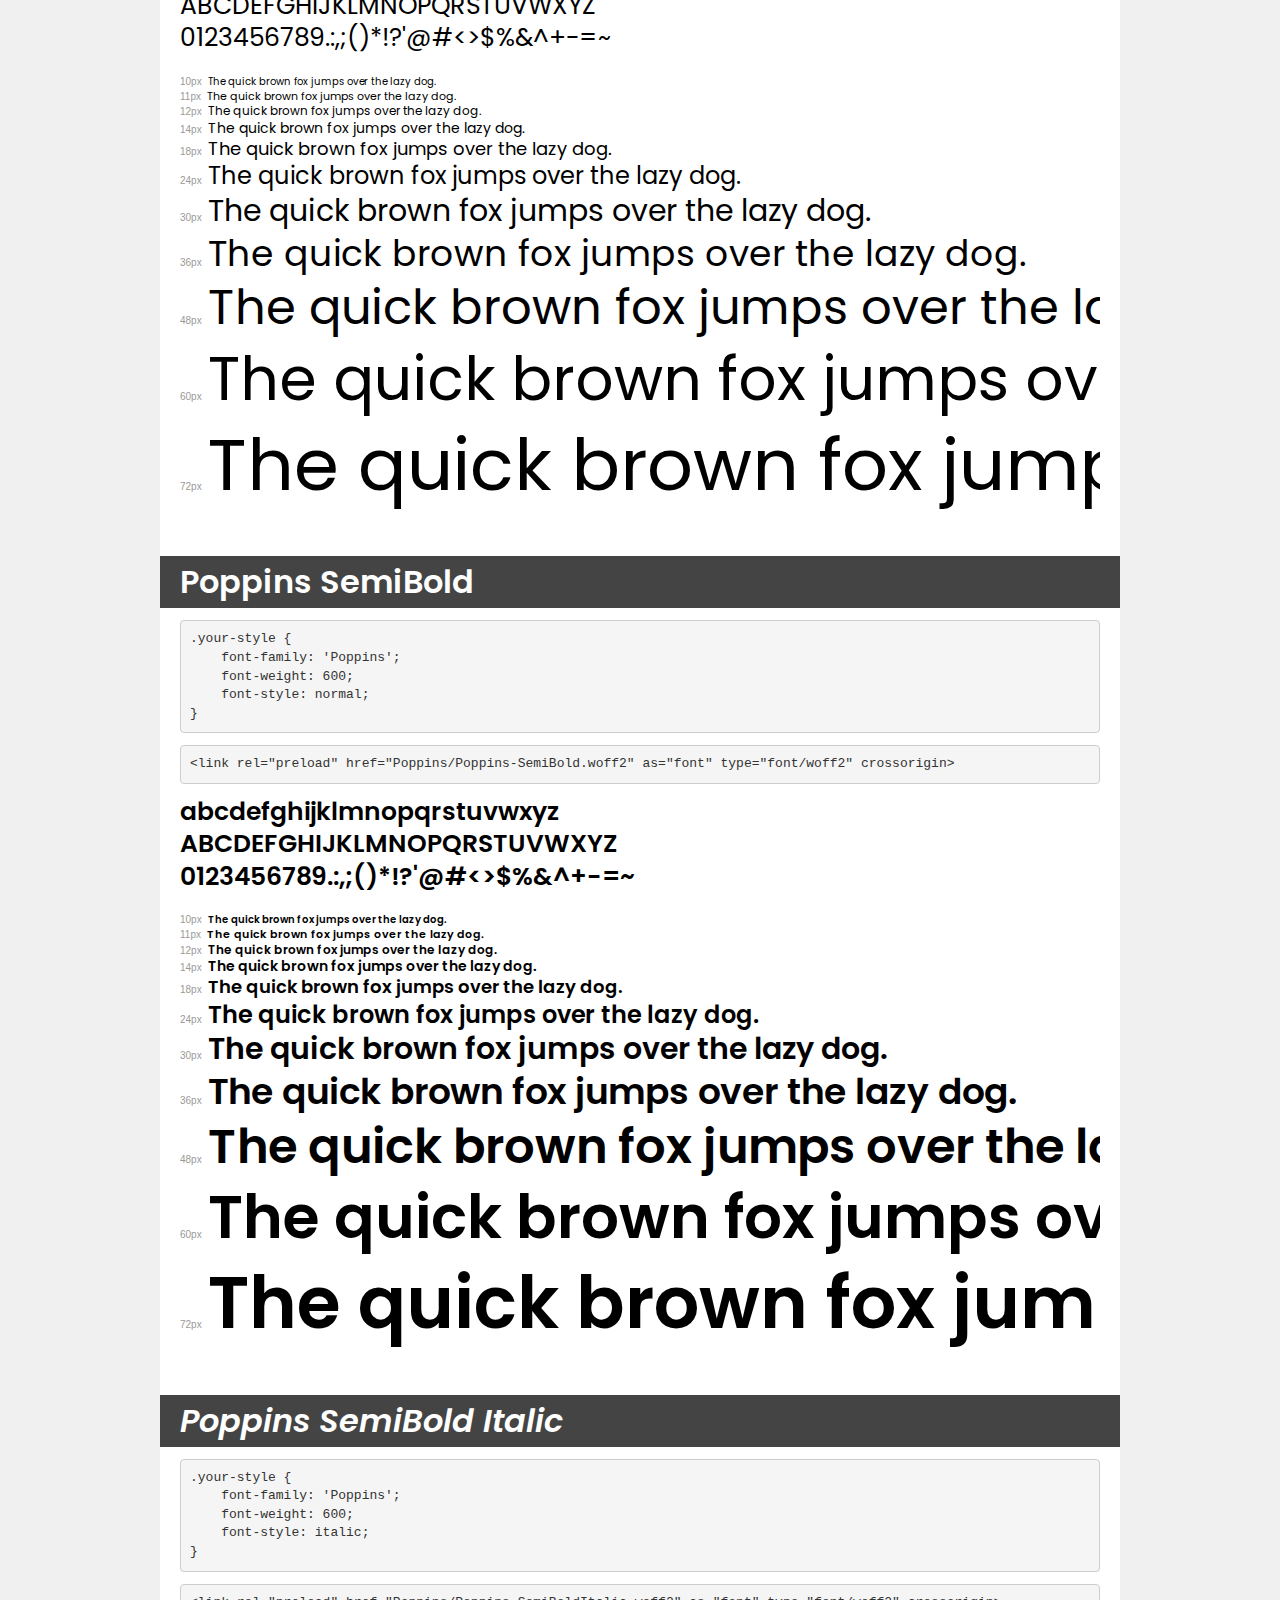
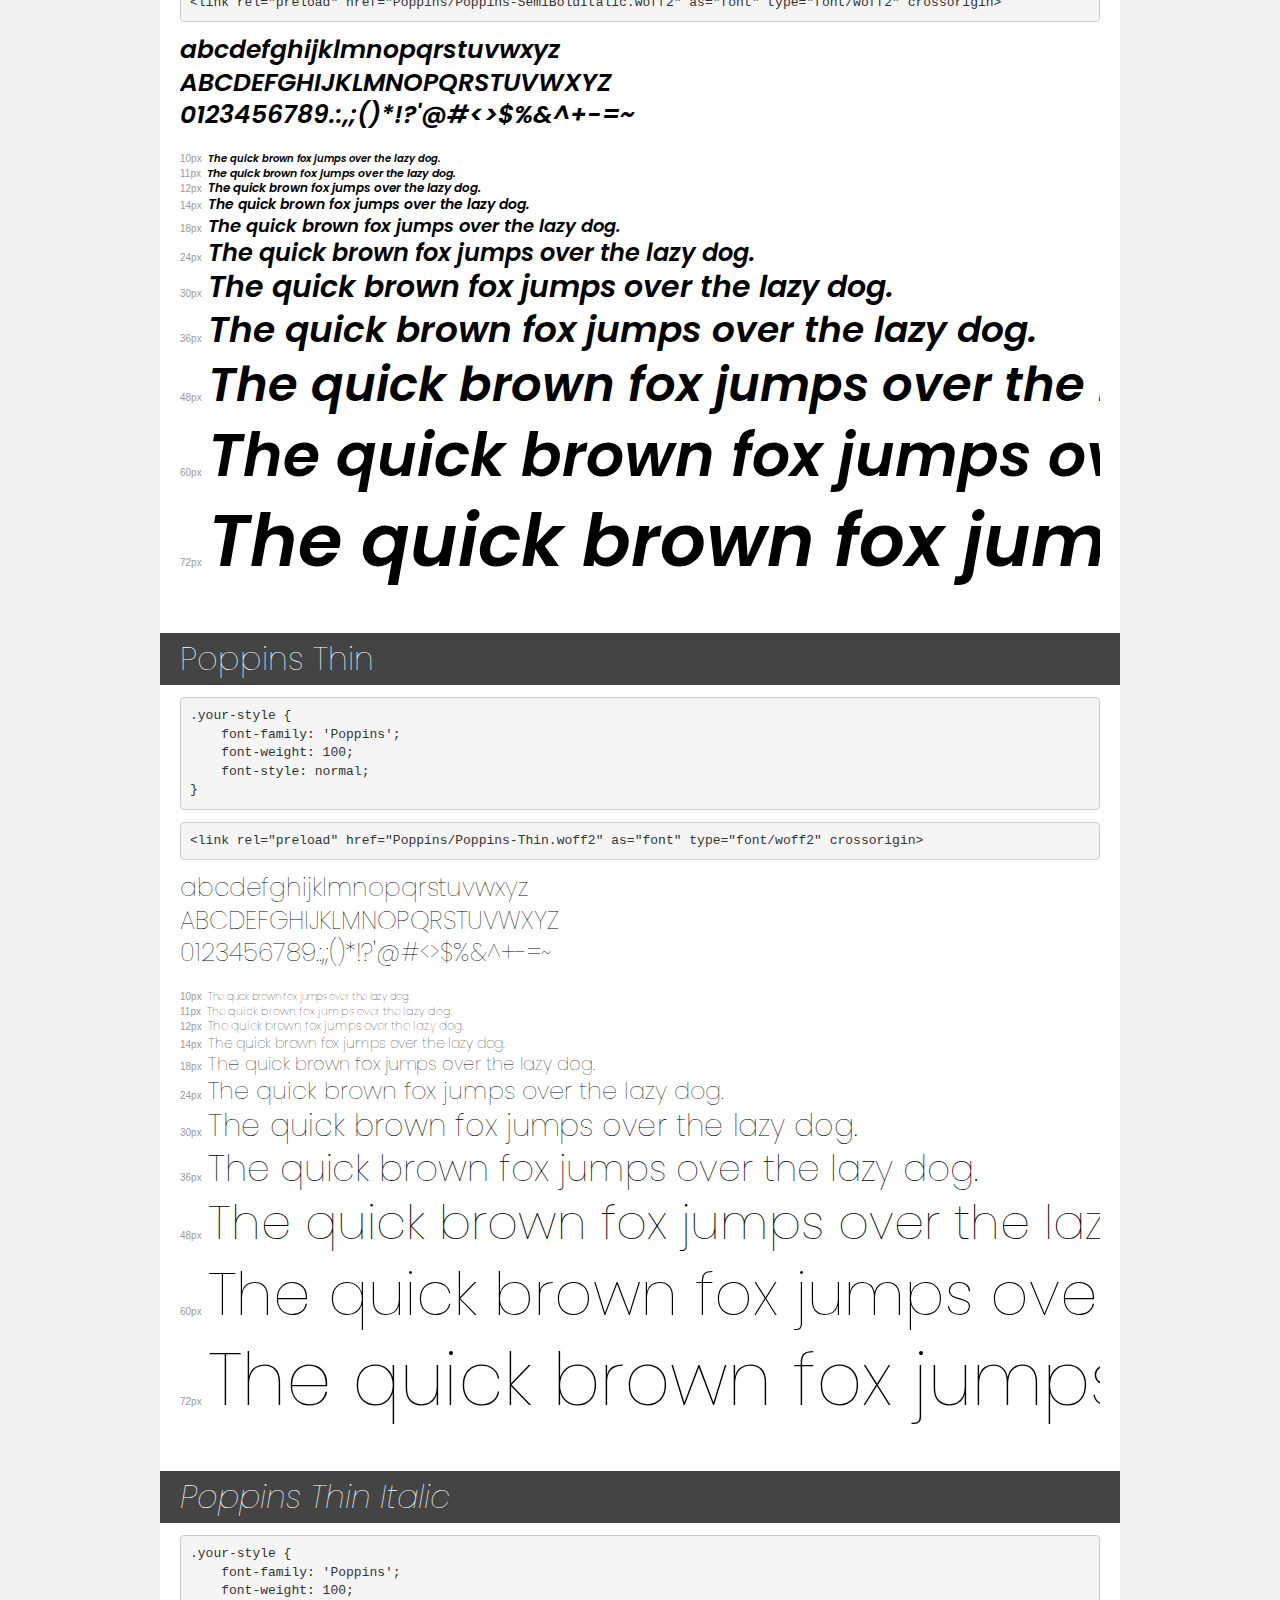
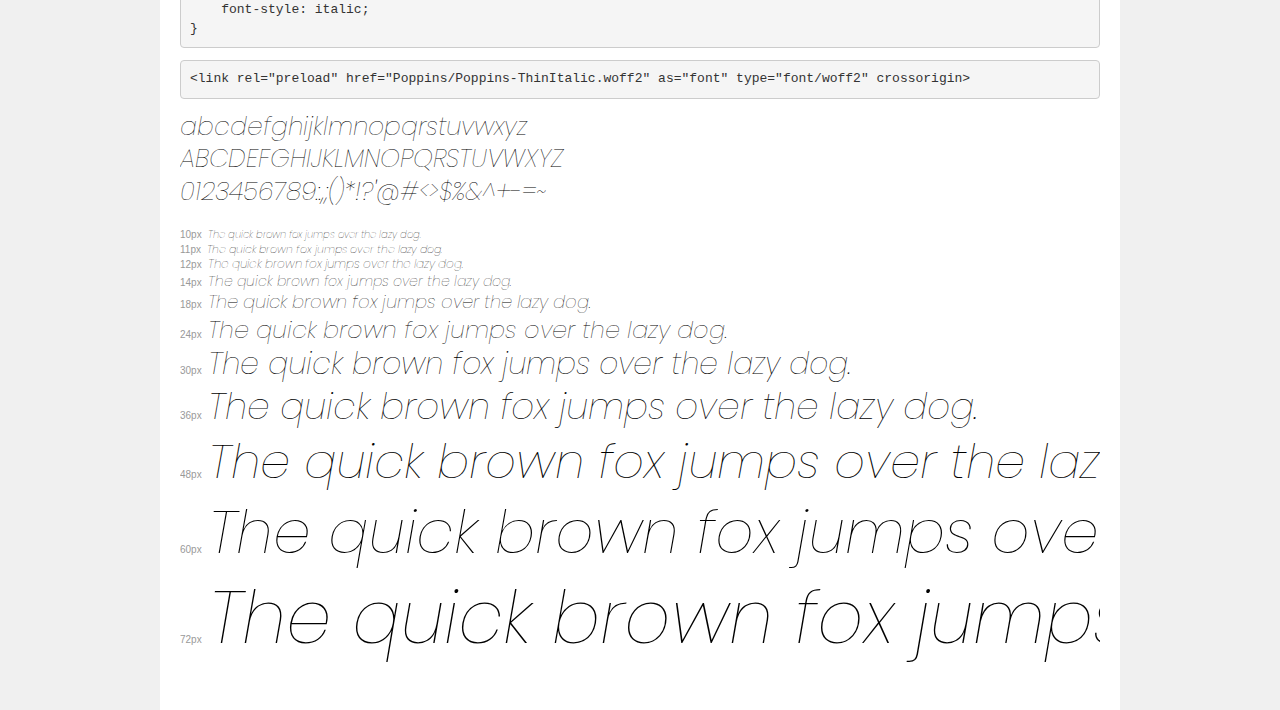
<file: assets/font/Poppins/transfonter.org-20250123-073215/demo.html>
<!DOCTYPE html>
<html lang="en">
<head>
    <meta charset="utf-8">
    <meta http-equiv="X-UA-Compatible" content="IE=edge">
    <meta name="viewport" content="width=device-width, initial-scale=1">
    <meta name="robots" content="noindex, noarchive">
    <meta name="format-detection" content="telephone=no">
    <title>Transfonter demo</title>
    <link href="stylesheet.css" rel="stylesheet">
    <style>
        /*
        http://meyerweb.com/eric/tools/css/reset/
        v2.0 | 20110126
        License: none (public domain)
        */
        html, body, div, span, applet, object, iframe,
        h1, h2, h3, h4, h5, h6, p, blockquote, pre,
        a, abbr, acronym, address, big, cite, code,
        del, dfn, em, img, ins, kbd, q, s, samp,
        small, strike, strong, sub, sup, tt, var,
        b, u, i, center,
        dl, dt, dd, ol, ul, li,
        fieldset, form, label, legend,
        table, caption, tbody, tfoot, thead, tr, th, td,
        article, aside, canvas, details, embed,
        figure, figcaption, footer, header, hgroup,
        menu, nav, output, ruby, section, summary,
        time, mark, audio, video {
            margin: 0;
            padding: 0;
            border: 0;
            font-size: 100%;
            font: inherit;
            vertical-align: baseline;
        }
        /* HTML5 display-role reset for older browsers */
        article, aside, details, figcaption, figure,
        footer, header, hgroup, menu, nav, section {
            display: block;
        }
        body {
            line-height: 1;
        }
        ol, ul {
            list-style: none;
        }
        blockquote, q {
            quotes: none;
        }
        blockquote:before, blockquote:after,
        q:before, q:after {
            content: '';
            content: none;
        }
        table {
            border-collapse: collapse;
            border-spacing: 0;
        }
        /* demo styles */
        body {
            background: #f0f0f0;
            color: #000;
        }
        .page {
            background: #fff;
            width: 920px;
            margin: 0 auto;
            padding: 20px 20px 0 20px;
            overflow: hidden;
        }
        .font-container {
            overflow-x: auto;
            overflow-y: hidden;
            margin-bottom: 40px;
            line-height: 1.3;
            white-space: nowrap;
            padding-bottom: 5px;
        }
        h1 {
            position: relative;
            background: #444;
            font-size: 32px;
            color: #fff;
            padding: 10px 20px;
            margin: 0 -20px 12px -20px;
        }
        .letters {
            font-size: 25px;
            margin-bottom: 20px;
        }
        .s10:before {
            content: '10px';
        }
        .s11:before {
            content: '11px';
        }
        .s12:before {
            content: '12px';
        }
        .s14:before {
            content: '14px';
        }
        .s18:before {
            content: '18px';
        }
        .s24:before {
            content: '24px';
        }
        .s30:before {
            content: '30px';
        }
        .s36:before {
            content: '36px';
        }
        .s48:before {
            content: '48px';
        }
        .s60:before {
            content: '60px';
        }
        .s72:before {
            content: '72px';
        }
        .s10:before, .s11:before, .s12:before, .s14:before,
        .s18:before, .s24:before, .s30:before, .s36:before,
        .s48:before, .s60:before, .s72:before {
            font-family: Arial, sans-serif;
            font-size: 10px;
            font-weight: normal;
            font-style: normal;
            color: #999;
            padding-right: 6px;
        }
        pre {
            display: block;
            padding: 9px;
            margin: 0 0 12px;
            font-family: Monaco, Menlo, Consolas, "Courier New", monospace;
            font-size: 13px;
            line-height: 1.428571429;
            color: #333;
            font-weight: normal;
            font-style: normal;
            background-color: #f5f5f5;
            border: 1px solid #ccc;
            overflow-x: auto;
            border-radius: 4px;
        }
        /* responsive */
        @media (max-width: 959px) {
            .page {
                width: auto;
                margin: 0;
            }
        }
    </style>
</head>
<body>
<div class="page">
    <div class="demo">
        <h1 style="font-family: 'Poppins'; font-weight: 900; font-style: normal;">Poppins Black</h1>
        <pre title="Usage">.your-style {
    font-family: 'Poppins';
    font-weight: 900;
    font-style: normal;
}</pre>
        <pre title="Preload (optional)">
&lt;link rel=&quot;preload&quot; href=&quot;Poppins/Poppins-Black.woff2&quot; as=&quot;font&quot; type=&quot;font/woff2&quot; crossorigin&gt;</pre>
        <div class="font-container" style="font-family: 'Poppins'; font-weight: 900; font-style: normal;">
            <p class="letters">
                abcdefghijklmnopqrstuvwxyz<br>
ABCDEFGHIJKLMNOPQRSTUVWXYZ<br>
                0123456789.:,;()*!?'@#&lt;&gt;$%&^+-=~
            </p>
            <p class="s10" style="font-size: 10px;">The quick brown fox jumps over the lazy dog.</p>
            <p class="s11" style="font-size: 11px;">The quick brown fox jumps over the lazy dog.</p>
            <p class="s12" style="font-size: 12px;">The quick brown fox jumps over the lazy dog.</p>
            <p class="s14" style="font-size: 14px;">The quick brown fox jumps over the lazy dog.</p>
            <p class="s18" style="font-size: 18px;">The quick brown fox jumps over the lazy dog.</p>
            <p class="s24" style="font-size: 24px;">The quick brown fox jumps over the lazy dog.</p>
            <p class="s30" style="font-size: 30px;">The quick brown fox jumps over the lazy dog.</p>
            <p class="s36" style="font-size: 36px;">The quick brown fox jumps over the lazy dog.</p>
            <p class="s48" style="font-size: 48px;">The quick brown fox jumps over the lazy dog.</p>
            <p class="s60" style="font-size: 60px;">The quick brown fox jumps over the lazy dog.</p>
            <p class="s72" style="font-size: 72px;">The quick brown fox jumps over the lazy dog.</p>
        </div>
    </div>

    <div class="demo">
        <h1 style="font-family: 'Poppins'; font-weight: bold; font-style: italic;">Poppins Bold Italic</h1>
        <pre title="Usage">.your-style {
    font-family: 'Poppins';
    font-weight: bold;
    font-style: italic;
}</pre>
        <pre title="Preload (optional)">
&lt;link rel=&quot;preload&quot; href=&quot;Poppins/Poppins-BoldItalic.woff2&quot; as=&quot;font&quot; type=&quot;font/woff2&quot; crossorigin&gt;</pre>
        <div class="font-container" style="font-family: 'Poppins'; font-weight: bold; font-style: italic;">
            <p class="letters">
                abcdefghijklmnopqrstuvwxyz<br>
ABCDEFGHIJKLMNOPQRSTUVWXYZ<br>
                0123456789.:,;()*!?'@#&lt;&gt;$%&^+-=~
            </p>
            <p class="s10" style="font-size: 10px;">The quick brown fox jumps over the lazy dog.</p>
            <p class="s11" style="font-size: 11px;">The quick brown fox jumps over the lazy dog.</p>
            <p class="s12" style="font-size: 12px;">The quick brown fox jumps over the lazy dog.</p>
            <p class="s14" style="font-size: 14px;">The quick brown fox jumps over the lazy dog.</p>
            <p class="s18" style="font-size: 18px;">The quick brown fox jumps over the lazy dog.</p>
            <p class="s24" style="font-size: 24px;">The quick brown fox jumps over the lazy dog.</p>
            <p class="s30" style="font-size: 30px;">The quick brown fox jumps over the lazy dog.</p>
            <p class="s36" style="font-size: 36px;">The quick brown fox jumps over the lazy dog.</p>
            <p class="s48" style="font-size: 48px;">The quick brown fox jumps over the lazy dog.</p>
            <p class="s60" style="font-size: 60px;">The quick brown fox jumps over the lazy dog.</p>
            <p class="s72" style="font-size: 72px;">The quick brown fox jumps over the lazy dog.</p>
        </div>
    </div>

    <div class="demo">
        <h1 style="font-family: 'Poppins'; font-weight: 900; font-style: italic;">Poppins Black Italic</h1>
        <pre title="Usage">.your-style {
    font-family: 'Poppins';
    font-weight: 900;
    font-style: italic;
}</pre>
        <pre title="Preload (optional)">
&lt;link rel=&quot;preload&quot; href=&quot;Poppins/Poppins-BlackItalic.woff2&quot; as=&quot;font&quot; type=&quot;font/woff2&quot; crossorigin&gt;</pre>
        <div class="font-container" style="font-family: 'Poppins'; font-weight: 900; font-style: italic;">
            <p class="letters">
                abcdefghijklmnopqrstuvwxyz<br>
ABCDEFGHIJKLMNOPQRSTUVWXYZ<br>
                0123456789.:,;()*!?'@#&lt;&gt;$%&^+-=~
            </p>
            <p class="s10" style="font-size: 10px;">The quick brown fox jumps over the lazy dog.</p>
            <p class="s11" style="font-size: 11px;">The quick brown fox jumps over the lazy dog.</p>
            <p class="s12" style="font-size: 12px;">The quick brown fox jumps over the lazy dog.</p>
            <p class="s14" style="font-size: 14px;">The quick brown fox jumps over the lazy dog.</p>
            <p class="s18" style="font-size: 18px;">The quick brown fox jumps over the lazy dog.</p>
            <p class="s24" style="font-size: 24px;">The quick brown fox jumps over the lazy dog.</p>
            <p class="s30" style="font-size: 30px;">The quick brown fox jumps over the lazy dog.</p>
            <p class="s36" style="font-size: 36px;">The quick brown fox jumps over the lazy dog.</p>
            <p class="s48" style="font-size: 48px;">The quick brown fox jumps over the lazy dog.</p>
            <p class="s60" style="font-size: 60px;">The quick brown fox jumps over the lazy dog.</p>
            <p class="s72" style="font-size: 72px;">The quick brown fox jumps over the lazy dog.</p>
        </div>
    </div>

    <div class="demo">
        <h1 style="font-family: 'Poppins'; font-weight: bold; font-style: normal;">Poppins Bold</h1>
        <pre title="Usage">.your-style {
    font-family: 'Poppins';
    font-weight: bold;
    font-style: normal;
}</pre>
        <pre title="Preload (optional)">
&lt;link rel=&quot;preload&quot; href=&quot;Poppins/Poppins-Bold.woff2&quot; as=&quot;font&quot; type=&quot;font/woff2&quot; crossorigin&gt;</pre>
        <div class="font-container" style="font-family: 'Poppins'; font-weight: bold; font-style: normal;">
            <p class="letters">
                abcdefghijklmnopqrstuvwxyz<br>
ABCDEFGHIJKLMNOPQRSTUVWXYZ<br>
                0123456789.:,;()*!?'@#&lt;&gt;$%&^+-=~
            </p>
            <p class="s10" style="font-size: 10px;">The quick brown fox jumps over the lazy dog.</p>
            <p class="s11" style="font-size: 11px;">The quick brown fox jumps over the lazy dog.</p>
            <p class="s12" style="font-size: 12px;">The quick brown fox jumps over the lazy dog.</p>
            <p class="s14" style="font-size: 14px;">The quick brown fox jumps over the lazy dog.</p>
            <p class="s18" style="font-size: 18px;">The quick brown fox jumps over the lazy dog.</p>
            <p class="s24" style="font-size: 24px;">The quick brown fox jumps over the lazy dog.</p>
            <p class="s30" style="font-size: 30px;">The quick brown fox jumps over the lazy dog.</p>
            <p class="s36" style="font-size: 36px;">The quick brown fox jumps over the lazy dog.</p>
            <p class="s48" style="font-size: 48px;">The quick brown fox jumps over the lazy dog.</p>
            <p class="s60" style="font-size: 60px;">The quick brown fox jumps over the lazy dog.</p>
            <p class="s72" style="font-size: 72px;">The quick brown fox jumps over the lazy dog.</p>
        </div>
    </div>

    <div class="demo">
        <h1 style="font-family: 'Poppins'; font-weight: bold; font-style: normal;">Poppins ExtraBold</h1>
        <pre title="Usage">.your-style {
    font-family: 'Poppins';
    font-weight: bold;
    font-style: normal;
}</pre>
        <pre title="Preload (optional)">
&lt;link rel=&quot;preload&quot; href=&quot;Poppins/Poppins-ExtraBold.woff2&quot; as=&quot;font&quot; type=&quot;font/woff2&quot; crossorigin&gt;</pre>
        <div class="font-container" style="font-family: 'Poppins'; font-weight: bold; font-style: normal;">
            <p class="letters">
                abcdefghijklmnopqrstuvwxyz<br>
ABCDEFGHIJKLMNOPQRSTUVWXYZ<br>
                0123456789.:,;()*!?'@#&lt;&gt;$%&^+-=~
            </p>
            <p class="s10" style="font-size: 10px;">The quick brown fox jumps over the lazy dog.</p>
            <p class="s11" style="font-size: 11px;">The quick brown fox jumps over the lazy dog.</p>
            <p class="s12" style="font-size: 12px;">The quick brown fox jumps over the lazy dog.</p>
            <p class="s14" style="font-size: 14px;">The quick brown fox jumps over the lazy dog.</p>
            <p class="s18" style="font-size: 18px;">The quick brown fox jumps over the lazy dog.</p>
            <p class="s24" style="font-size: 24px;">The quick brown fox jumps over the lazy dog.</p>
            <p class="s30" style="font-size: 30px;">The quick brown fox jumps over the lazy dog.</p>
            <p class="s36" style="font-size: 36px;">The quick brown fox jumps over the lazy dog.</p>
            <p class="s48" style="font-size: 48px;">The quick brown fox jumps over the lazy dog.</p>
            <p class="s60" style="font-size: 60px;">The quick brown fox jumps over the lazy dog.</p>
            <p class="s72" style="font-size: 72px;">The quick brown fox jumps over the lazy dog.</p>
        </div>
    </div>

    <div class="demo">
        <h1 style="font-family: 'Poppins'; font-weight: bold; font-style: italic;">Poppins ExtraBold Italic</h1>
        <pre title="Usage">.your-style {
    font-family: 'Poppins';
    font-weight: bold;
    font-style: italic;
}</pre>
        <pre title="Preload (optional)">
&lt;link rel=&quot;preload&quot; href=&quot;Poppins/Poppins-ExtraBoldItalic.woff2&quot; as=&quot;font&quot; type=&quot;font/woff2&quot; crossorigin&gt;</pre>
        <div class="font-container" style="font-family: 'Poppins'; font-weight: bold; font-style: italic;">
            <p class="letters">
                abcdefghijklmnopqrstuvwxyz<br>
ABCDEFGHIJKLMNOPQRSTUVWXYZ<br>
                0123456789.:,;()*!?'@#&lt;&gt;$%&^+-=~
            </p>
            <p class="s10" style="font-size: 10px;">The quick brown fox jumps over the lazy dog.</p>
            <p class="s11" style="font-size: 11px;">The quick brown fox jumps over the lazy dog.</p>
            <p class="s12" style="font-size: 12px;">The quick brown fox jumps over the lazy dog.</p>
            <p class="s14" style="font-size: 14px;">The quick brown fox jumps over the lazy dog.</p>
            <p class="s18" style="font-size: 18px;">The quick brown fox jumps over the lazy dog.</p>
            <p class="s24" style="font-size: 24px;">The quick brown fox jumps over the lazy dog.</p>
            <p class="s30" style="font-size: 30px;">The quick brown fox jumps over the lazy dog.</p>
            <p class="s36" style="font-size: 36px;">The quick brown fox jumps over the lazy dog.</p>
            <p class="s48" style="font-size: 48px;">The quick brown fox jumps over the lazy dog.</p>
            <p class="s60" style="font-size: 60px;">The quick brown fox jumps over the lazy dog.</p>
            <p class="s72" style="font-size: 72px;">The quick brown fox jumps over the lazy dog.</p>
        </div>
    </div>

    <div class="demo">
        <h1 style="font-family: 'Poppins'; font-weight: 200; font-style: normal;">Poppins ExtraLight</h1>
        <pre title="Usage">.your-style {
    font-family: 'Poppins';
    font-weight: 200;
    font-style: normal;
}</pre>
        <pre title="Preload (optional)">
&lt;link rel=&quot;preload&quot; href=&quot;Poppins/Poppins-ExtraLight.woff2&quot; as=&quot;font&quot; type=&quot;font/woff2&quot; crossorigin&gt;</pre>
        <div class="font-container" style="font-family: 'Poppins'; font-weight: 200; font-style: normal;">
            <p class="letters">
                abcdefghijklmnopqrstuvwxyz<br>
ABCDEFGHIJKLMNOPQRSTUVWXYZ<br>
                0123456789.:,;()*!?'@#&lt;&gt;$%&^+-=~
            </p>
            <p class="s10" style="font-size: 10px;">The quick brown fox jumps over the lazy dog.</p>
            <p class="s11" style="font-size: 11px;">The quick brown fox jumps over the lazy dog.</p>
            <p class="s12" style="font-size: 12px;">The quick brown fox jumps over the lazy dog.</p>
            <p class="s14" style="font-size: 14px;">The quick brown fox jumps over the lazy dog.</p>
            <p class="s18" style="font-size: 18px;">The quick brown fox jumps over the lazy dog.</p>
            <p class="s24" style="font-size: 24px;">The quick brown fox jumps over the lazy dog.</p>
            <p class="s30" style="font-size: 30px;">The quick brown fox jumps over the lazy dog.</p>
            <p class="s36" style="font-size: 36px;">The quick brown fox jumps over the lazy dog.</p>
            <p class="s48" style="font-size: 48px;">The quick brown fox jumps over the lazy dog.</p>
            <p class="s60" style="font-size: 60px;">The quick brown fox jumps over the lazy dog.</p>
            <p class="s72" style="font-size: 72px;">The quick brown fox jumps over the lazy dog.</p>
        </div>
    </div>

    <div class="demo">
        <h1 style="font-family: 'Poppins'; font-weight: 200; font-style: italic;">Poppins ExtraLight Italic</h1>
        <pre title="Usage">.your-style {
    font-family: 'Poppins';
    font-weight: 200;
    font-style: italic;
}</pre>
        <pre title="Preload (optional)">
&lt;link rel=&quot;preload&quot; href=&quot;Poppins/Poppins-ExtraLightItalic.woff2&quot; as=&quot;font&quot; type=&quot;font/woff2&quot; crossorigin&gt;</pre>
        <div class="font-container" style="font-family: 'Poppins'; font-weight: 200; font-style: italic;">
            <p class="letters">
                abcdefghijklmnopqrstuvwxyz<br>
ABCDEFGHIJKLMNOPQRSTUVWXYZ<br>
                0123456789.:,;()*!?'@#&lt;&gt;$%&^+-=~
            </p>
            <p class="s10" style="font-size: 10px;">The quick brown fox jumps over the lazy dog.</p>
            <p class="s11" style="font-size: 11px;">The quick brown fox jumps over the lazy dog.</p>
            <p class="s12" style="font-size: 12px;">The quick brown fox jumps over the lazy dog.</p>
            <p class="s14" style="font-size: 14px;">The quick brown fox jumps over the lazy dog.</p>
            <p class="s18" style="font-size: 18px;">The quick brown fox jumps over the lazy dog.</p>
            <p class="s24" style="font-size: 24px;">The quick brown fox jumps over the lazy dog.</p>
            <p class="s30" style="font-size: 30px;">The quick brown fox jumps over the lazy dog.</p>
            <p class="s36" style="font-size: 36px;">The quick brown fox jumps over the lazy dog.</p>
            <p class="s48" style="font-size: 48px;">The quick brown fox jumps over the lazy dog.</p>
            <p class="s60" style="font-size: 60px;">The quick brown fox jumps over the lazy dog.</p>
            <p class="s72" style="font-size: 72px;">The quick brown fox jumps over the lazy dog.</p>
        </div>
    </div>

    <div class="demo">
        <h1 style="font-family: 'Poppins'; font-weight: normal; font-style: italic;">Poppins Italic</h1>
        <pre title="Usage">.your-style {
    font-family: 'Poppins';
    font-weight: normal;
    font-style: italic;
}</pre>
        <pre title="Preload (optional)">
&lt;link rel=&quot;preload&quot; href=&quot;Poppins/Poppins-Italic.woff2&quot; as=&quot;font&quot; type=&quot;font/woff2&quot; crossorigin&gt;</pre>
        <div class="font-container" style="font-family: 'Poppins'; font-weight: normal; font-style: italic;">
            <p class="letters">
                abcdefghijklmnopqrstuvwxyz<br>
ABCDEFGHIJKLMNOPQRSTUVWXYZ<br>
                0123456789.:,;()*!?'@#&lt;&gt;$%&^+-=~
            </p>
            <p class="s10" style="font-size: 10px;">The quick brown fox jumps over the lazy dog.</p>
            <p class="s11" style="font-size: 11px;">The quick brown fox jumps over the lazy dog.</p>
            <p class="s12" style="font-size: 12px;">The quick brown fox jumps over the lazy dog.</p>
            <p class="s14" style="font-size: 14px;">The quick brown fox jumps over the lazy dog.</p>
            <p class="s18" style="font-size: 18px;">The quick brown fox jumps over the lazy dog.</p>
            <p class="s24" style="font-size: 24px;">The quick brown fox jumps over the lazy dog.</p>
            <p class="s30" style="font-size: 30px;">The quick brown fox jumps over the lazy dog.</p>
            <p class="s36" style="font-size: 36px;">The quick brown fox jumps over the lazy dog.</p>
            <p class="s48" style="font-size: 48px;">The quick brown fox jumps over the lazy dog.</p>
            <p class="s60" style="font-size: 60px;">The quick brown fox jumps over the lazy dog.</p>
            <p class="s72" style="font-size: 72px;">The quick brown fox jumps over the lazy dog.</p>
        </div>
    </div>

    <div class="demo">
        <h1 style="font-family: 'Poppins'; font-weight: 300; font-style: normal;">Poppins Light</h1>
        <pre title="Usage">.your-style {
    font-family: 'Poppins';
    font-weight: 300;
    font-style: normal;
}</pre>
        <pre title="Preload (optional)">
&lt;link rel=&quot;preload&quot; href=&quot;Poppins/Poppins-Light.woff2&quot; as=&quot;font&quot; type=&quot;font/woff2&quot; crossorigin&gt;</pre>
        <div class="font-container" style="font-family: 'Poppins'; font-weight: 300; font-style: normal;">
            <p class="letters">
                abcdefghijklmnopqrstuvwxyz<br>
ABCDEFGHIJKLMNOPQRSTUVWXYZ<br>
                0123456789.:,;()*!?'@#&lt;&gt;$%&^+-=~
            </p>
            <p class="s10" style="font-size: 10px;">The quick brown fox jumps over the lazy dog.</p>
            <p class="s11" style="font-size: 11px;">The quick brown fox jumps over the lazy dog.</p>
            <p class="s12" style="font-size: 12px;">The quick brown fox jumps over the lazy dog.</p>
            <p class="s14" style="font-size: 14px;">The quick brown fox jumps over the lazy dog.</p>
            <p class="s18" style="font-size: 18px;">The quick brown fox jumps over the lazy dog.</p>
            <p class="s24" style="font-size: 24px;">The quick brown fox jumps over the lazy dog.</p>
            <p class="s30" style="font-size: 30px;">The quick brown fox jumps over the lazy dog.</p>
            <p class="s36" style="font-size: 36px;">The quick brown fox jumps over the lazy dog.</p>
            <p class="s48" style="font-size: 48px;">The quick brown fox jumps over the lazy dog.</p>
            <p class="s60" style="font-size: 60px;">The quick brown fox jumps over the lazy dog.</p>
            <p class="s72" style="font-size: 72px;">The quick brown fox jumps over the lazy dog.</p>
        </div>
    </div>

    <div class="demo">
        <h1 style="font-family: 'Poppins'; font-weight: 500; font-style: normal;">Poppins Medium</h1>
        <pre title="Usage">.your-style {
    font-family: 'Poppins';
    font-weight: 500;
    font-style: normal;
}</pre>
        <pre title="Preload (optional)">
&lt;link rel=&quot;preload&quot; href=&quot;Poppins/Poppins-Medium.woff2&quot; as=&quot;font&quot; type=&quot;font/woff2&quot; crossorigin&gt;</pre>
        <div class="font-container" style="font-family: 'Poppins'; font-weight: 500; font-style: normal;">
            <p class="letters">
                abcdefghijklmnopqrstuvwxyz<br>
ABCDEFGHIJKLMNOPQRSTUVWXYZ<br>
                0123456789.:,;()*!?'@#&lt;&gt;$%&^+-=~
            </p>
            <p class="s10" style="font-size: 10px;">The quick brown fox jumps over the lazy dog.</p>
            <p class="s11" style="font-size: 11px;">The quick brown fox jumps over the lazy dog.</p>
            <p class="s12" style="font-size: 12px;">The quick brown fox jumps over the lazy dog.</p>
            <p class="s14" style="font-size: 14px;">The quick brown fox jumps over the lazy dog.</p>
            <p class="s18" style="font-size: 18px;">The quick brown fox jumps over the lazy dog.</p>
            <p class="s24" style="font-size: 24px;">The quick brown fox jumps over the lazy dog.</p>
            <p class="s30" style="font-size: 30px;">The quick brown fox jumps over the lazy dog.</p>
            <p class="s36" style="font-size: 36px;">The quick brown fox jumps over the lazy dog.</p>
            <p class="s48" style="font-size: 48px;">The quick brown fox jumps over the lazy dog.</p>
            <p class="s60" style="font-size: 60px;">The quick brown fox jumps over the lazy dog.</p>
            <p class="s72" style="font-size: 72px;">The quick brown fox jumps over the lazy dog.</p>
        </div>
    </div>

    <div class="demo">
        <h1 style="font-family: 'Poppins'; font-weight: 300; font-style: italic;">Poppins Light Italic</h1>
        <pre title="Usage">.your-style {
    font-family: 'Poppins';
    font-weight: 300;
    font-style: italic;
}</pre>
        <pre title="Preload (optional)">
&lt;link rel=&quot;preload&quot; href=&quot;Poppins/Poppins-LightItalic.woff2&quot; as=&quot;font&quot; type=&quot;font/woff2&quot; crossorigin&gt;</pre>
        <div class="font-container" style="font-family: 'Poppins'; font-weight: 300; font-style: italic;">
            <p class="letters">
                abcdefghijklmnopqrstuvwxyz<br>
ABCDEFGHIJKLMNOPQRSTUVWXYZ<br>
                0123456789.:,;()*!?'@#&lt;&gt;$%&^+-=~
            </p>
            <p class="s10" style="font-size: 10px;">The quick brown fox jumps over the lazy dog.</p>
            <p class="s11" style="font-size: 11px;">The quick brown fox jumps over the lazy dog.</p>
            <p class="s12" style="font-size: 12px;">The quick brown fox jumps over the lazy dog.</p>
            <p class="s14" style="font-size: 14px;">The quick brown fox jumps over the lazy dog.</p>
            <p class="s18" style="font-size: 18px;">The quick brown fox jumps over the lazy dog.</p>
            <p class="s24" style="font-size: 24px;">The quick brown fox jumps over the lazy dog.</p>
            <p class="s30" style="font-size: 30px;">The quick brown fox jumps over the lazy dog.</p>
            <p class="s36" style="font-size: 36px;">The quick brown fox jumps over the lazy dog.</p>
            <p class="s48" style="font-size: 48px;">The quick brown fox jumps over the lazy dog.</p>
            <p class="s60" style="font-size: 60px;">The quick brown fox jumps over the lazy dog.</p>
            <p class="s72" style="font-size: 72px;">The quick brown fox jumps over the lazy dog.</p>
        </div>
    </div>

    <div class="demo">
        <h1 style="font-family: 'Poppins'; font-weight: 500; font-style: italic;">Poppins Medium Italic</h1>
        <pre title="Usage">.your-style {
    font-family: 'Poppins';
    font-weight: 500;
    font-style: italic;
}</pre>
        <pre title="Preload (optional)">
&lt;link rel=&quot;preload&quot; href=&quot;Poppins/Poppins-MediumItalic.woff2&quot; as=&quot;font&quot; type=&quot;font/woff2&quot; crossorigin&gt;</pre>
        <div class="font-container" style="font-family: 'Poppins'; font-weight: 500; font-style: italic;">
            <p class="letters">
                abcdefghijklmnopqrstuvwxyz<br>
ABCDEFGHIJKLMNOPQRSTUVWXYZ<br>
                0123456789.:,;()*!?'@#&lt;&gt;$%&^+-=~
            </p>
            <p class="s10" style="font-size: 10px;">The quick brown fox jumps over the lazy dog.</p>
            <p class="s11" style="font-size: 11px;">The quick brown fox jumps over the lazy dog.</p>
            <p class="s12" style="font-size: 12px;">The quick brown fox jumps over the lazy dog.</p>
            <p class="s14" style="font-size: 14px;">The quick brown fox jumps over the lazy dog.</p>
            <p class="s18" style="font-size: 18px;">The quick brown fox jumps over the lazy dog.</p>
            <p class="s24" style="font-size: 24px;">The quick brown fox jumps over the lazy dog.</p>
            <p class="s30" style="font-size: 30px;">The quick brown fox jumps over the lazy dog.</p>
            <p class="s36" style="font-size: 36px;">The quick brown fox jumps over the lazy dog.</p>
            <p class="s48" style="font-size: 48px;">The quick brown fox jumps over the lazy dog.</p>
            <p class="s60" style="font-size: 60px;">The quick brown fox jumps over the lazy dog.</p>
            <p class="s72" style="font-size: 72px;">The quick brown fox jumps over the lazy dog.</p>
        </div>
    </div>

    <div class="demo">
        <h1 style="font-family: 'Poppins'; font-weight: normal; font-style: normal;">Poppins Regular</h1>
        <pre title="Usage">.your-style {
    font-family: 'Poppins';
    font-weight: normal;
    font-style: normal;
}</pre>
        <pre title="Preload (optional)">
&lt;link rel=&quot;preload&quot; href=&quot;Poppins/Poppins-Regular.woff2&quot; as=&quot;font&quot; type=&quot;font/woff2&quot; crossorigin&gt;</pre>
        <div class="font-container" style="font-family: 'Poppins'; font-weight: normal; font-style: normal;">
            <p class="letters">
                abcdefghijklmnopqrstuvwxyz<br>
ABCDEFGHIJKLMNOPQRSTUVWXYZ<br>
                0123456789.:,;()*!?'@#&lt;&gt;$%&^+-=~
            </p>
            <p class="s10" style="font-size: 10px;">The quick brown fox jumps over the lazy dog.</p>
            <p class="s11" style="font-size: 11px;">The quick brown fox jumps over the lazy dog.</p>
            <p class="s12" style="font-size: 12px;">The quick brown fox jumps over the lazy dog.</p>
            <p class="s14" style="font-size: 14px;">The quick brown fox jumps over the lazy dog.</p>
            <p class="s18" style="font-size: 18px;">The quick brown fox jumps over the lazy dog.</p>
            <p class="s24" style="font-size: 24px;">The quick brown fox jumps over the lazy dog.</p>
            <p class="s30" style="font-size: 30px;">The quick brown fox jumps over the lazy dog.</p>
            <p class="s36" style="font-size: 36px;">The quick brown fox jumps over the lazy dog.</p>
            <p class="s48" style="font-size: 48px;">The quick brown fox jumps over the lazy dog.</p>
            <p class="s60" style="font-size: 60px;">The quick brown fox jumps over the lazy dog.</p>
            <p class="s72" style="font-size: 72px;">The quick brown fox jumps over the lazy dog.</p>
        </div>
    </div>

    <div class="demo">
        <h1 style="font-family: 'Poppins'; font-weight: 600; font-style: normal;">Poppins SemiBold</h1>
        <pre title="Usage">.your-style {
    font-family: 'Poppins';
    font-weight: 600;
    font-style: normal;
}</pre>
        <pre title="Preload (optional)">
&lt;link rel=&quot;preload&quot; href=&quot;Poppins/Poppins-SemiBold.woff2&quot; as=&quot;font&quot; type=&quot;font/woff2&quot; crossorigin&gt;</pre>
        <div class="font-container" style="font-family: 'Poppins'; font-weight: 600; font-style: normal;">
            <p class="letters">
                abcdefghijklmnopqrstuvwxyz<br>
ABCDEFGHIJKLMNOPQRSTUVWXYZ<br>
                0123456789.:,;()*!?'@#&lt;&gt;$%&^+-=~
            </p>
            <p class="s10" style="font-size: 10px;">The quick brown fox jumps over the lazy dog.</p>
            <p class="s11" style="font-size: 11px;">The quick brown fox jumps over the lazy dog.</p>
            <p class="s12" style="font-size: 12px;">The quick brown fox jumps over the lazy dog.</p>
            <p class="s14" style="font-size: 14px;">The quick brown fox jumps over the lazy dog.</p>
            <p class="s18" style="font-size: 18px;">The quick brown fox jumps over the lazy dog.</p>
            <p class="s24" style="font-size: 24px;">The quick brown fox jumps over the lazy dog.</p>
            <p class="s30" style="font-size: 30px;">The quick brown fox jumps over the lazy dog.</p>
            <p class="s36" style="font-size: 36px;">The quick brown fox jumps over the lazy dog.</p>
            <p class="s48" style="font-size: 48px;">The quick brown fox jumps over the lazy dog.</p>
            <p class="s60" style="font-size: 60px;">The quick brown fox jumps over the lazy dog.</p>
            <p class="s72" style="font-size: 72px;">The quick brown fox jumps over the lazy dog.</p>
        </div>
    </div>

    <div class="demo">
        <h1 style="font-family: 'Poppins'; font-weight: 600; font-style: italic;">Poppins SemiBold Italic</h1>
        <pre title="Usage">.your-style {
    font-family: 'Poppins';
    font-weight: 600;
    font-style: italic;
}</pre>
        <pre title="Preload (optional)">
&lt;link rel=&quot;preload&quot; href=&quot;Poppins/Poppins-SemiBoldItalic.woff2&quot; as=&quot;font&quot; type=&quot;font/woff2&quot; crossorigin&gt;</pre>
        <div class="font-container" style="font-family: 'Poppins'; font-weight: 600; font-style: italic;">
            <p class="letters">
                abcdefghijklmnopqrstuvwxyz<br>
ABCDEFGHIJKLMNOPQRSTUVWXYZ<br>
                0123456789.:,;()*!?'@#&lt;&gt;$%&^+-=~
            </p>
            <p class="s10" style="font-size: 10px;">The quick brown fox jumps over the lazy dog.</p>
            <p class="s11" style="font-size: 11px;">The quick brown fox jumps over the lazy dog.</p>
            <p class="s12" style="font-size: 12px;">The quick brown fox jumps over the lazy dog.</p>
            <p class="s14" style="font-size: 14px;">The quick brown fox jumps over the lazy dog.</p>
            <p class="s18" style="font-size: 18px;">The quick brown fox jumps over the lazy dog.</p>
            <p class="s24" style="font-size: 24px;">The quick brown fox jumps over the lazy dog.</p>
            <p class="s30" style="font-size: 30px;">The quick brown fox jumps over the lazy dog.</p>
            <p class="s36" style="font-size: 36px;">The quick brown fox jumps over the lazy dog.</p>
            <p class="s48" style="font-size: 48px;">The quick brown fox jumps over the lazy dog.</p>
            <p class="s60" style="font-size: 60px;">The quick brown fox jumps over the lazy dog.</p>
            <p class="s72" style="font-size: 72px;">The quick brown fox jumps over the lazy dog.</p>
        </div>
    </div>

    <div class="demo">
        <h1 style="font-family: 'Poppins'; font-weight: 100; font-style: normal;">Poppins Thin</h1>
        <pre title="Usage">.your-style {
    font-family: 'Poppins';
    font-weight: 100;
    font-style: normal;
}</pre>
        <pre title="Preload (optional)">
&lt;link rel=&quot;preload&quot; href=&quot;Poppins/Poppins-Thin.woff2&quot; as=&quot;font&quot; type=&quot;font/woff2&quot; crossorigin&gt;</pre>
        <div class="font-container" style="font-family: 'Poppins'; font-weight: 100; font-style: normal;">
            <p class="letters">
                abcdefghijklmnopqrstuvwxyz<br>
ABCDEFGHIJKLMNOPQRSTUVWXYZ<br>
                0123456789.:,;()*!?'@#&lt;&gt;$%&^+-=~
            </p>
            <p class="s10" style="font-size: 10px;">The quick brown fox jumps over the lazy dog.</p>
            <p class="s11" style="font-size: 11px;">The quick brown fox jumps over the lazy dog.</p>
            <p class="s12" style="font-size: 12px;">The quick brown fox jumps over the lazy dog.</p>
            <p class="s14" style="font-size: 14px;">The quick brown fox jumps over the lazy dog.</p>
            <p class="s18" style="font-size: 18px;">The quick brown fox jumps over the lazy dog.</p>
            <p class="s24" style="font-size: 24px;">The quick brown fox jumps over the lazy dog.</p>
            <p class="s30" style="font-size: 30px;">The quick brown fox jumps over the lazy dog.</p>
            <p class="s36" style="font-size: 36px;">The quick brown fox jumps over the lazy dog.</p>
            <p class="s48" style="font-size: 48px;">The quick brown fox jumps over the lazy dog.</p>
            <p class="s60" style="font-size: 60px;">The quick brown fox jumps over the lazy dog.</p>
            <p class="s72" style="font-size: 72px;">The quick brown fox jumps over the lazy dog.</p>
        </div>
    </div>

    <div class="demo">
        <h1 style="font-family: 'Poppins'; font-weight: 100; font-style: italic;">Poppins Thin Italic</h1>
        <pre title="Usage">.your-style {
    font-family: 'Poppins';
    font-weight: 100;
    font-style: italic;
}</pre>
        <pre title="Preload (optional)">
&lt;link rel=&quot;preload&quot; href=&quot;Poppins/Poppins-ThinItalic.woff2&quot; as=&quot;font&quot; type=&quot;font/woff2&quot; crossorigin&gt;</pre>
        <div class="font-container" style="font-family: 'Poppins'; font-weight: 100; font-style: italic;">
            <p class="letters">
                abcdefghijklmnopqrstuvwxyz<br>
ABCDEFGHIJKLMNOPQRSTUVWXYZ<br>
                0123456789.:,;()*!?'@#&lt;&gt;$%&^+-=~
            </p>
            <p class="s10" style="font-size: 10px;">The quick brown fox jumps over the lazy dog.</p>
            <p class="s11" style="font-size: 11px;">The quick brown fox jumps over the lazy dog.</p>
            <p class="s12" style="font-size: 12px;">The quick brown fox jumps over the lazy dog.</p>
            <p class="s14" style="font-size: 14px;">The quick brown fox jumps over the lazy dog.</p>
            <p class="s18" style="font-size: 18px;">The quick brown fox jumps over the lazy dog.</p>
            <p class="s24" style="font-size: 24px;">The quick brown fox jumps over the lazy dog.</p>
            <p class="s30" style="font-size: 30px;">The quick brown fox jumps over the lazy dog.</p>
            <p class="s36" style="font-size: 36px;">The quick brown fox jumps over the lazy dog.</p>
            <p class="s48" style="font-size: 48px;">The quick brown fox jumps over the lazy dog.</p>
            <p class="s60" style="font-size: 60px;">The quick brown fox jumps over the lazy dog.</p>
            <p class="s72" style="font-size: 72px;">The quick brown fox jumps over the lazy dog.</p>
        </div>
    </div>

</div>
</body>
</html>
</file>
<file: assets/font/stylesheet.css>
/* ============= POPPINS =============== */
@font-face {
    font-family: "Poppins";
    src:
        url("./Poppins/Poppins-BlackItalic.woff2") format("woff2"),
        url("Poppins/Poppins-BlackItalic.woff") format("woff");
    font-weight: 900;
    font-style: italic;
    font-display: swap;
}

@font-face {
    font-family: "Poppins";
    src:
        url("Poppins/Poppins-Black.woff2") format("woff2"),
        url("Poppins/Poppins-Black.woff") format("woff");
    font-weight: 900;
    font-style: normal;
    font-display: swap;
}

@font-face {
    font-family: "Poppins";
    src:
        url("Poppins/Poppins-Bold.woff2") format("woff2"),
        url("Poppins/Poppins-Bold.woff") format("woff");
    font-weight: bold;
    font-style: normal;
    font-display: swap;
}

@font-face {
    font-family: "Poppins";
    src:
        url("Poppins/Poppins-BoldItalic.woff2") format("woff2"),
        url("Poppins/Poppins-BoldItalic.woff") format("woff");
    font-weight: bold;
    font-style: italic;
    font-display: swap;
}

@font-face {
    font-family: "Poppins";
    src:
        url("Poppins/Poppins-ExtraLight.woff2") format("woff2"),
        url("Poppins/Poppins-ExtraLight.woff") format("woff");
    font-weight: 200;
    font-style: normal;
    font-display: swap;
}

@font-face {
    font-family: "Poppins";
    src:
        url("Poppins/Poppins-ExtraBold.woff2") format("woff2"),
        url("Poppins/Poppins-ExtraBold.woff") format("woff");
    font-weight: bold;
    font-style: normal;
    font-display: swap;
}

@font-face {
    font-family: "Poppins";
    src:
        url("Poppins/Poppins-ExtraBoldItalic.woff2") format("woff2"),
        url("Poppins/Poppins-ExtraBoldItalic.woff") format("woff");
    font-weight: bold;
    font-style: italic;
    font-display: swap;
}

@font-face {
    font-family: "Poppins";
    src:
        url("Poppins/Poppins-Light.woff2") format("woff2"),
        url("Poppins/Poppins-Light.woff") format("woff");
    font-weight: 300;
    font-style: normal;
    font-display: swap;
}

@font-face {
    font-family: "Poppins";
    src:
        url("Poppins/Poppins-Italic.woff2") format("woff2"),
        url("Poppins/Poppins-Italic.woff") format("woff");
    font-weight: normal;
    font-style: italic;
    font-display: swap;
}

@font-face {
    font-family: "Poppins";
    src:
        url("Poppins/Poppins-ExtraLightItalic.woff2") format("woff2"),
        url("Poppins/Poppins-ExtraLightItalic.woff") format("woff");
    font-weight: 200;
    font-style: italic;
    font-display: swap;
}

@font-face {
    font-family: "Poppins";
    src:
        url("Poppins/Poppins-Medium.woff2") format("woff2"),
        url("Poppins/Poppins-Medium.woff") format("woff");
    font-weight: 500;
    font-style: normal;
    font-display: swap;
}

@font-face {
    font-family: "Poppins";
    src:
        url("Poppins/Poppins-LightItalic.woff2") format("woff2"),
        url("Poppins/Poppins-LightItalic.woff") format("woff");
    font-weight: 300;
    font-style: italic;
    font-display: swap;
}

@font-face {
    font-family: "Poppins";
    src:
        url("Poppins/Poppins-MediumItalic.woff2") format("woff2"),
        url("Poppins/Poppins-MediumItalic.woff") format("woff");
    font-weight: 500;
    font-style: italic;
    font-display: swap;
}

@font-face {
    font-family: "Poppins";
    src:
        url("Poppins/Poppins-SemiBold.woff2") format("woff2"),
        url("Poppins/Poppins-SemiBold.woff") format("woff");
    font-weight: 600;
    font-style: normal;
    font-display: swap;
}

@font-face {
    font-family: "Poppins";
    src:
        url("Poppins/Poppins-SemiBoldItalic.woff2") format("woff2"),
        url("Poppins/Poppins-SemiBoldItalic.woff") format("woff");
    font-weight: 600;
    font-style: italic;
    font-display: swap;
}

@font-face {
    font-family: "Poppins";
    src:
        url("Poppins/Poppins-Regular.woff2") format("woff2"),
        url("Poppins/Poppins-Regular.woff") format("woff");
    font-weight: normal;
    font-style: normal;
    font-display: swap;
}

@font-face {
    font-family: "Poppins";
    src:
        url("Poppins/Poppins-ThinItalic.woff2") format("woff2"),
        url("Poppins/Poppins-ThinItalic.woff") format("woff");
    font-weight: 100;
    font-style: italic;
    font-display: swap;
}

@font-face {
    font-family: "Poppins";
    src:
        url("Poppins/Poppins-Thin.woff2") format("woff2"),
        url("Poppins/Poppins-Thin.woff") format("woff");
    font-weight: 100;
    font-style: normal;
    font-display: swap;
}
</file>
<file: assets/css/styles.css>
* {
    box-sizing: border-box;
}

:root {
    --primary-color: #0f1b4c;
}

/*
    font-size: 62.5%; default : 16px => 10px
    then set body font-size: 1.6rem; => 16px
*/
html {
    font-size: 62.5%;
}

html,
body {
    scroll-behavior: smooth;
}

body {
    font-size: 1.6rem;
    font-family: "Poppins", sans-serif;
}

/* Common */
.content {
    max-width: calc(100% - 48px);
    width: 1110px;
    margin-left: auto;
    margin-right: auto;
}

a {
    text-decoration: none;
}

.btn {
    display: inline-block;
    min-width: 98px;
    text-align: center;
    border-radius: 12px;
    background: var(--primary-color);
    color: white;
    font-size: 1.4rem;
    padding: 18px 16px;
}

.link {
    display: inline-block;
    color: #0689ff;
    text-align: center;
    font-size: 1.4rem;
    font-weight: 600;
    margin-top: 10px;
}

.arrow {
    margin-left: 8px;
}

.btn:hover {
    opacity: 0.9;
}

.line-clamp {
    overflow: hidden;
    display: -webkit-box;
    -webkit-line-clamp: var(--line-clamp, 2);
    -webkit-box-orient: vertical;
    word-break: break-all;
}

/* ============Header========= */

.fixed-header {
    position: sticky;
    top: -26px;
    z-index: 1;
    padding-top: 26px;
    background-color: #e6f0ff;
}

.navbar {
    display: flex;
    align-items: center;
    /* padding-top: 38px; */
    padding: 12px 0;
}

.navbar ul {
    display: flex;
    margin-left: 50px;
}

.navbar ul a {
    font-weight: 500;
    font-size: 1.4rem;
    color: #4f5361;
    padding: 8px 14px;
}

.navbar ul a:hover {
    text-decoration: underline;
}

.navbar .actions {
    margin-left: auto;
}

/* Actions */
.navbar .action_link {
    font-weight: 500;
    color: var(--primary-color);
    font-size: 1.4rem;
}

.navbar .action-btn {
    padding: 13px 16px;
    border-radius: 8px;
    margin-left: 18px;
}

/* =============Hero Section============ */
.hero-wrap {
    height: calc(100vh - 90px);
    width: 100%;
    display: flex;
    position: relative;
    flex-direction: column;
    background-color: #e6f0ff;
    justify-content: center;
}

.hero-wrap .info {
    width: 50%;
}

.hero-wrap .sub_title {
    font-weight: 500;
    font-size: 1.8rem;
    letter-spacing: 0.018rem;
    color: #687690;
}

.hero-wrap .title {
    margin-top: 8px;
    font-weight: 700;
    font-size: 6.2rem;
    line-height: 1.19;
    color: #000336;
}

.hero-wrap .desc {
    margin-top: 30px;
    font-weight: 400;
    font-size: 1.8rem;
    line-height: 1.78;
    color: #5a6473;
}

.hero-wrap .hero-cta {
    min-width: 170px;
    margin-top: 40px;
}

.hero-wrap .hero-img {
    position: absolute;
    bottom: 0;
    right: calc((100vw - 1110px) / 2 - 100px);
}

/* =========Clients Section============= */
.clients {
    margin-top: 79px;
    padding: 43px 0 41px;
}

.clients .row {
    display: flex;
    justify-content: space-between;
}

.clients .row-desc {
    margin-top: 23px;
}

.clients .desc {
    color: #7d8589;
    font-size: 1.6rem;
    font-weight: 500;
    line-height: 1.25;
}

.logo-clients {
    display: flex;
    justify-content: space-between;
    align-items: center;
    margin-top: 70px;
}

.logo-clients > a {
    padding: 0px 42px;
    height: 91px;
    display: flex;
    align-items: center;
    border-radius: 12px;
}

.logo-clients > a:hover {
    box-shadow: 0px 10px 20px 0px rgba(0, 0, 0, 0.1);
}

/* ===========Guide============ */
.guide {
    margin-top: 40px;
    padding: 79px 0px;
    scroll-margin-top: 79px;
}

.guide .sub_title {
    color: #000339;
    text-align: center;
    font-size: 3.5rem;
    font-style: normal;
    font-weight: 600;
    position: relative;
}

.guide .sub_title::before {
    content: "";
    width: 41px;
    height: 4px;
    position: absolute;
    background-color: #000339;
    border-radius: 12px;
    left: 50%;
    top: -10px;
    /* translateX itself */
    transform: translateX(-50%);
}

.guide .desc {
    color: #5a6473;
    width: 459px;
    max-width: 100%;
    text-align: center;
    font-size: 1.6rem;
    font-style: normal;
    font-weight: 400;
    line-height: 1.87;
    margin: 20px auto 0px;
}

.guide .list-guides {
    display: flex;
    justify-content: center;
    margin-top: 70px;
}

.guide .guide-item {
    margin: 0 70px;
    text-align: center;
}

.guide-item .title {
    margin-top: 26px;
    color: #3b3c45;
    font-size: 2rem;
    font-weight: 500;
    line-height: 1.1;
}

.guide-cta {
    display: flex;
    justify-content: center;
    margin-top: 50px;
}

.guide-cta .btn {
    min-width: 170px;
}

/* ======Feature======== */
.feature {
    background: #f5fafe;
    margin-top: 41px;
    padding: 110px 0;
}
.feature .sub-title {
    color: #000339;
    font-size: 35px;
    font-weight: 600;
}

.feature .row {
    display: flex;
    justify-content: space-between;
    margin-top: 15px;
}

.feature .desc {
    color: #5a6473;
    font-size: 16px;
    font-weight: 400;
    line-height: 1.87;
}

.list-feature {
    margin-top: 68px;
    display: flex;
    gap: 30px;
}

.feature-item {
    border-radius: 12px;
    /* overflow: hidden; */
    background: #fff;
    flex: 1;
    box-shadow: 0px 65px 80px -46px rgba(226, 238, 249, 0.6);
}

.feature-item .thumbnail {
    width: 100%;
    height: 227px;
    /*  specify how an <img> or <video> should be resized to fit its container */
    object-fit: cover;
    border-top-left-radius: 12px;
    border-top-right-radius: 12px;
}

.feature-item .body {
    padding: 17px 20px 24px;
}

.feature-item .feature-name a {
    color: #000339;
    font-size: 2rem;
    font-weight: 600;
    margin-top: 17px;
    line-height: 1.5;
}

.feature-item .address {
    color: #a3a6ab;
    font-size: 1.4rem;
    font-weight: 500;
    margin-top: 11px;
}

.feature-item .info {
    margin-top: 22px;
    display: flex;
    align-items: center;
}

.info .label {
    color: #4d4d52;
    font-size: 1.4rem;
    font-weight: 500;
    letter-spacing: 0.014rem;
    margin-left: 8px;
}

.info .icon:not(.info .icon:first-child) {
    margin-left: 23px;
}
/* ========Stats======== */
.stats {
    margin-top: 75px;
    padding: 50px 0;
    background: #fff;
    scroll-margin-top: 50px;
}

.stats .content {
    width: 1117px;
}

.stats .row {
    display: flex;
}

.stats .img-block {
    width: 52%;
    position: relative;
}

.stats .stats-trend {
    width: 239px;
    position: absolute;
    padding: 45px 22px 40px;
    left: 0;
    top: 0;
    border-radius: 0px 0px 12px 12px;
    box-shadow: 90px 85px 100px 0px rgba(0, 0, 0, 0.06);
    background-color: #fff;
}

.stats-trend .value {
    color: #000339;
    font-size: 2.6rem;
    font-weight: 700;
    letter-spacing: 0.026rem;
}

.stats-trend img {
    margin-left: auto;
}

.stats-trend .desc {
    color: #a7a7a7;
    font-size: 1.2rem;
    font-weight: 400;
    line-height: 1.5;
    margin-top: 8px;
}

.stats-trend .separate {
    height: 1.2px;
    margin-top: 25px;
    background: #e9e9e9;
}

.stats-trend .avatar-container {
    margin-top: 26px;
    display: flex;
    gap: 13px 16px;
    flex-wrap: wrap;
}

.avatar-container .avatar-group {
    display: flex;
}

.avatar-group .avatar {
    width: 16px;
    object-fit: cover;
    border-radius: 50%;
    height: 16px;
    margin-left: -3px;
}

.avatar-group .avatar:first-child {
    margin-left: 0;
}

.avatar-group .avatar {
    color: #fff;
    /* text-align: center;
    line-height: 16px; */
    display: flex;
    justify-content: center;
    align-items: center;
    font-family: "Circular Std";
    font-size: 0.7261rem;
    font-weight: 450;
    background-color: var(--bg-color, white);
}

.stats .img-block .image {
    display: block;
    width: 400px;
    height: 460px;
    margin-left: auto;
    object-fit: cover;
    border-radius: 12px;
    box-shadow: 40px 80px 155px 0px rgba(30, 103, 113, 0.03);
}

.stats .info {
    width: 48%;
    padding: 79px 0 0 165px;
}

.stats .sub-title {
    width: 269px;
    color: #000339;
    font-size: 3.5rem;
    font-weight: 600;
    line-height: 1.28;
    position: relative;
}

.stats .sub-title::before {
    content: "";
    position: absolute;
    width: 41px;
    height: 4px;
    border-radius: 12px;
    background: #000339;
    left: 0;
    top: -10px;
}

.stats .info .desc {
    width: 309px;
    color: #5a6473;
    font-size: 1.6rem;
    font-weight: 400;
    line-height: 1.87;
    margin-top: 20px;
}

.stats .row-qty {
    margin-top: 110px;
    justify-content: space-between;
    padding-left: 32px;
}

.row-qty .qty {
    color: #000;
    font-size: 6.4rem;
    font-weight: 600;
}

.row-qty .qty-desc {
    color: #7b8087;
    font-size: 1.8rem;
    font-weight: 500;
    margin-top: 24px;
}

/* Subscription */
.subscription {
    padding-top: 90px;
    scroll-margin-top: 90px;
}

.subscription .body {
    border-radius: 20px;
    height: 370px;
    background: #063183;
    display: flex;
    align-items: center;
    position: relative;
}

.subscription .info {
    width: 671px;
    padding: 0 80px;
}

.subscription .sub-title {
    color: #fff;
    font-size: 3.5rem;
    font-weight: 600;
    line-height: 1.2;
}

.subscription .desc {
    color: #fff;
    font-size: 1.6rem;
    font-style: normal;
    font-weight: 400;
    margin-top: 15px;
    line-height: 1.87;
}

.subscription .btn {
    background-color: #fff;
    color: #002366;
    width: 151px;
    font-size: 1.3rem;
    font-weight: 500;
    margin-top: 20px;
}

.subscription .image {
    position: absolute;
    bottom: 0px;
    right: 231px;
}

/* Footer */
.footer {
    margin-top: 55px;
    padding: 50px 0 58px;
}

.footer .row {
    display: flex;
}

.footer .row:first-child {
    column-gap: 185px;
}

.footer .heading {
    color: #1c1c1d;
    font-family: "Lato", sans-serif;
    font-size: 2rem;
    font-weight: 700;
}

.footer .list {
    margin-top: 40px;
}

.footer .item {
    margin-top: 21px;
}

.footer .item a,
.footer .desc {
    color: #7a7a7e;
    font-size: 1.6rem;
    font-weight: 400;
    white-space: nowrap;
}

.footer .desc,
.footer .social {
    margin-top: 40px;
    white-space: normal;
    line-height: 1.75;
}

.footer .social {
    display: flex;
    column-gap: 16px;
}

.footer .social-link {
    display: flex;
    justify-content: center;
    align-items: center;
    width: 28px;
    height: 28px;
    background-color: #f9f9f9;
    border-radius: 3px;
}

.footer .social-link:hover {
    background-color: #b7b4b4;
}

.footer .row:last-child {
    margin-top: 81px;
    display: flex;
    align-items: center;
    justify-content: space-between;
}

.footer .copy-right {
    color: #c2c2c2;
    font-size: 1.4rem;
    font-weight: 400;
}
</file>
<file: assets/font/Poppins/transfonter.org-20250123-073215/stylesheet.css>
@font-face {
    font-family: 'Poppins';
    src: url('Poppins/Poppins-Black.woff2') format('woff2'),
        url('Poppins/Poppins-Black.woff') format('woff');
    font-weight: 900;
    font-style: normal;
    font-display: swap;
}

@font-face {
    font-family: 'Poppins';
    src: url('Poppins/Poppins-BoldItalic.woff2') format('woff2'),
        url('Poppins/Poppins-BoldItalic.woff') format('woff');
    font-weight: bold;
    font-style: italic;
    font-display: swap;
}

@font-face {
    font-family: 'Poppins';
    src: url('Poppins/Poppins-BlackItalic.woff2') format('woff2'),
        url('Poppins/Poppins-BlackItalic.woff') format('woff');
    font-weight: 900;
    font-style: italic;
    font-display: swap;
}

@font-face {
    font-family: 'Poppins';
    src: url('Poppins/Poppins-Bold.woff2') format('woff2'),
        url('Poppins/Poppins-Bold.woff') format('woff');
    font-weight: bold;
    font-style: normal;
    font-display: swap;
}

@font-face {
    font-family: 'Poppins';
    src: url('Poppins/Poppins-ExtraBold.woff2') format('woff2'),
        url('Poppins/Poppins-ExtraBold.woff') format('woff');
    font-weight: bold;
    font-style: normal;
    font-display: swap;
}

@font-face {
    font-family: 'Poppins';
    src: url('Poppins/Poppins-ExtraBoldItalic.woff2') format('woff2'),
        url('Poppins/Poppins-ExtraBoldItalic.woff') format('woff');
    font-weight: bold;
    font-style: italic;
    font-display: swap;
}

@font-face {
    font-family: 'Poppins';
    src: url('Poppins/Poppins-ExtraLight.woff2') format('woff2'),
        url('Poppins/Poppins-ExtraLight.woff') format('woff');
    font-weight: 200;
    font-style: normal;
    font-display: swap;
}

@font-face {
    font-family: 'Poppins';
    src: url('Poppins/Poppins-ExtraLightItalic.woff2') format('woff2'),
        url('Poppins/Poppins-ExtraLightItalic.woff') format('woff');
    font-weight: 200;
    font-style: italic;
    font-display: swap;
}

@font-face {
    font-family: 'Poppins';
    src: url('Poppins/Poppins-Italic.woff2') format('woff2'),
        url('Poppins/Poppins-Italic.woff') format('woff');
    font-weight: normal;
    font-style: italic;
    font-display: swap;
}

@font-face {
    font-family: 'Poppins';
    src: url('Poppins/Poppins-Light.woff2') format('woff2'),
        url('Poppins/Poppins-Light.woff') format('woff');
    font-weight: 300;
    font-style: normal;
    font-display: swap;
}

@font-face {
    font-family: 'Poppins';
    src: url('Poppins/Poppins-Medium.woff2') format('woff2'),
        url('Poppins/Poppins-Medium.woff') format('woff');
    font-weight: 500;
    font-style: normal;
    font-display: swap;
}

@font-face {
    font-family: 'Poppins';
    src: url('Poppins/Poppins-LightItalic.woff2') format('woff2'),
        url('Poppins/Poppins-LightItalic.woff') format('woff');
    font-weight: 300;
    font-style: italic;
    font-display: swap;
}

@font-face {
    font-family: 'Poppins';
    src: url('Poppins/Poppins-MediumItalic.woff2') format('woff2'),
        url('Poppins/Poppins-MediumItalic.woff') format('woff');
    font-weight: 500;
    font-style: italic;
    font-display: swap;
}

@font-face {
    font-family: 'Poppins';
    src: url('Poppins/Poppins-Regular.woff2') format('woff2'),
        url('Poppins/Poppins-Regular.woff') format('woff');
    font-weight: normal;
    font-style: normal;
    font-display: swap;
}

@font-face {
    font-family: 'Poppins';
    src: url('Poppins/Poppins-SemiBold.woff2') format('woff2'),
        url('Poppins/Poppins-SemiBold.woff') format('woff');
    font-weight: 600;
    font-style: normal;
    font-display: swap;
}

@font-face {
    font-family: 'Poppins';
    src: url('Poppins/Poppins-SemiBoldItalic.woff2') format('woff2'),
        url('Poppins/Poppins-SemiBoldItalic.woff') format('woff');
    font-weight: 600;
    font-style: italic;
    font-display: swap;
}

@font-face {
    font-family: 'Poppins';
    src: url('Poppins/Poppins-Thin.woff2') format('woff2'),
        url('Poppins/Poppins-Thin.woff') format('woff');
    font-weight: 100;
    font-style: normal;
    font-display: swap;
}

@font-face {
    font-family: 'Poppins';
    src: url('Poppins/Poppins-ThinItalic.woff2') format('woff2'),
        url('Poppins/Poppins-ThinItalic.woff') format('woff');
    font-weight: 100;
    font-style: italic;
    font-display: swap;
}
</file>
